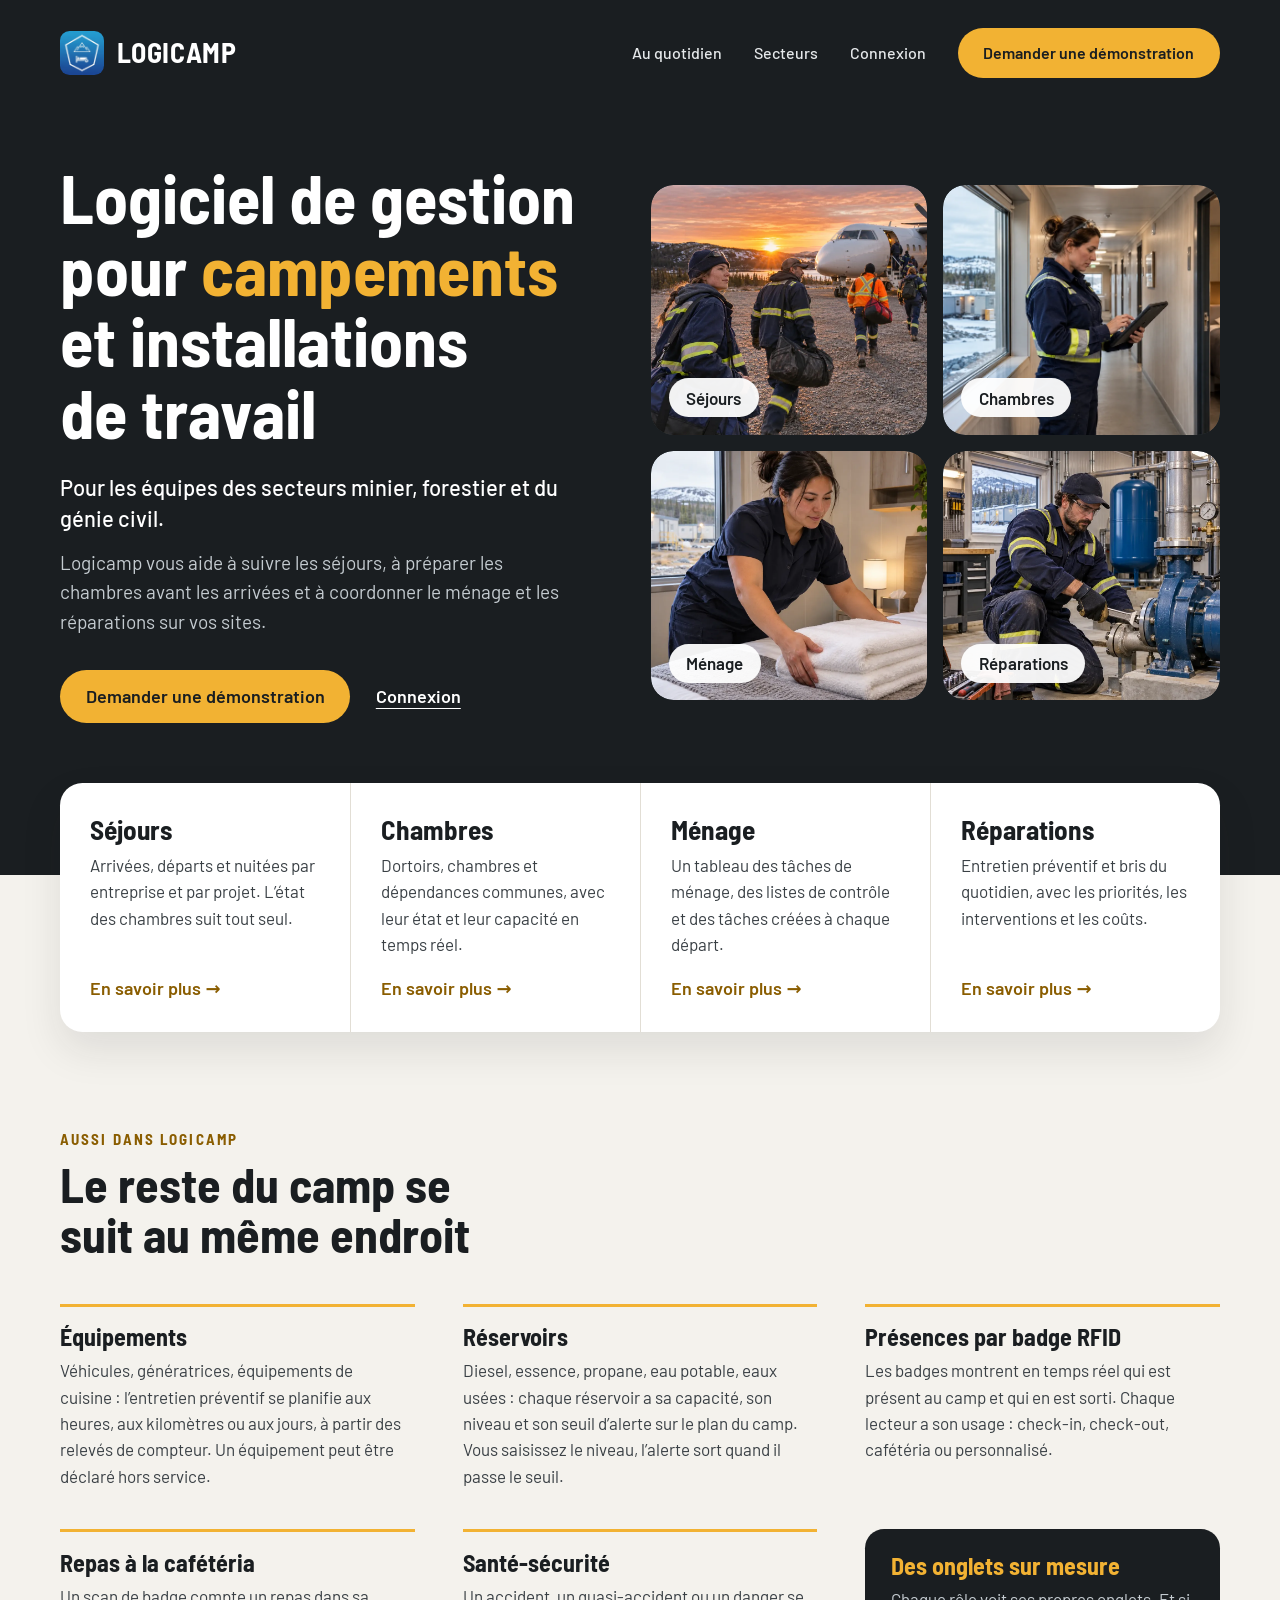
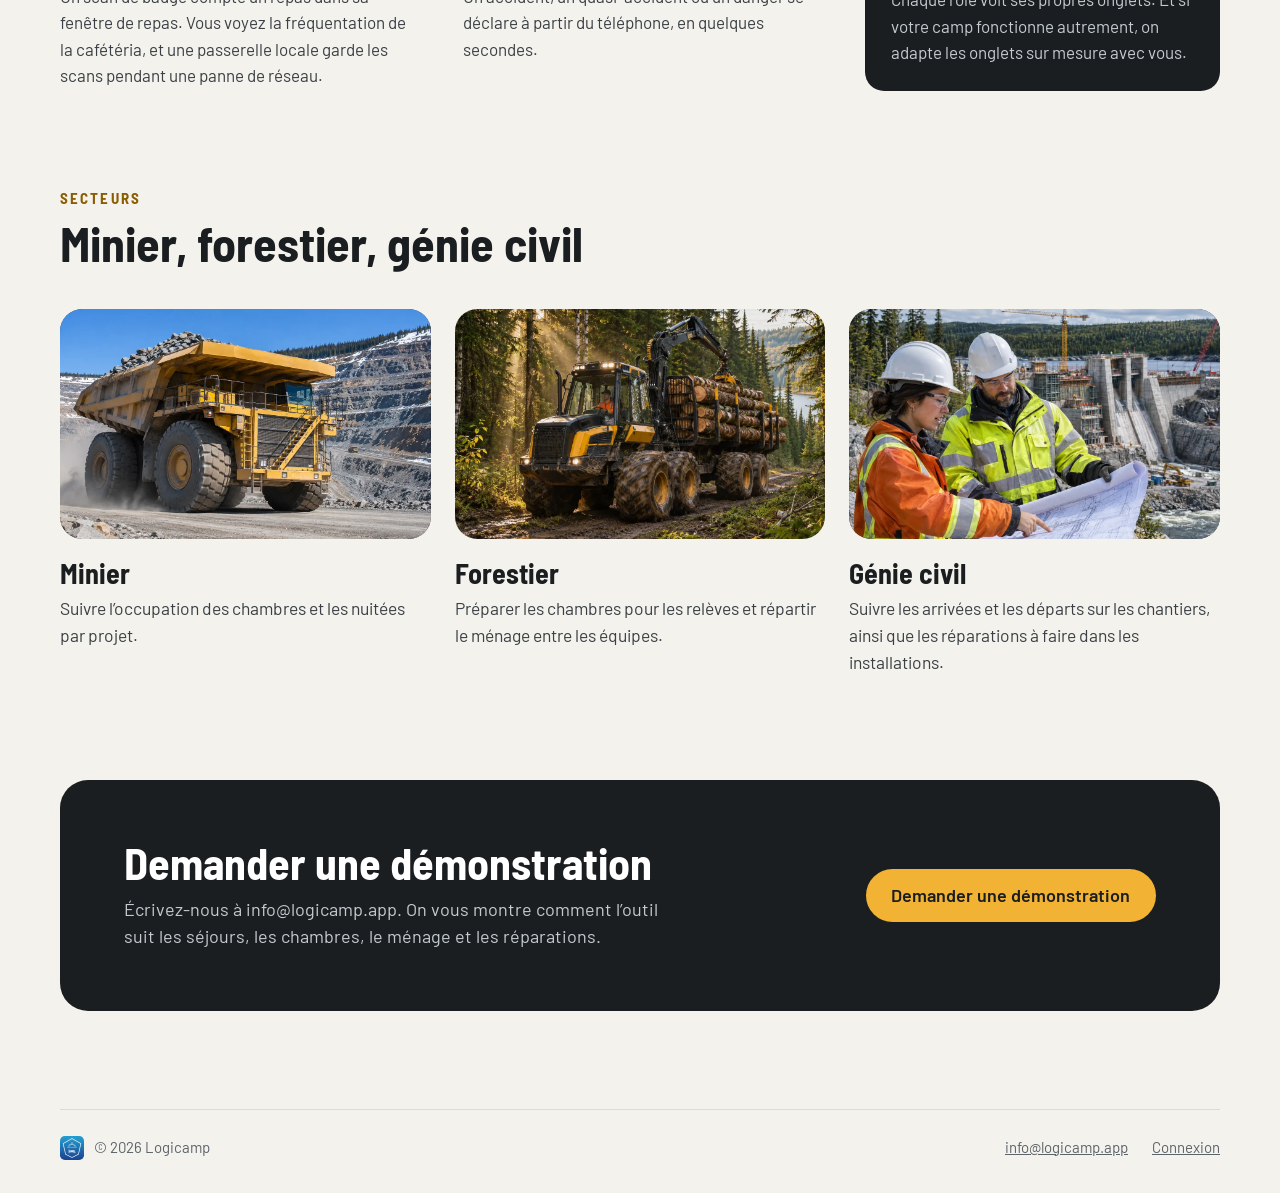
<file: index.html>
<!DOCTYPE html>
<html lang="fr-CA">
<head>
  <meta charset="utf-8">
  <meta name="viewport" content="width=device-width, initial-scale=1">

  <title>Logicamp — Logiciel de gestion pour campements et installations de travail</title>
  <meta name="description" content="Logiciel de gestion pour campements et installations de travail des secteurs minier, forestier et du génie civil : séjours, chambres, ménage et réparations.">
  <link rel="canonical" href="https://logicamp.ca/">
  <meta name="theme-color" content="#1a1e21">
  <link rel="icon" type="image/png" sizes="192x192" href="images/logo-logicamp.png">
  <link rel="apple-touch-icon" href="images/logo-logicamp.png">

  <meta property="og:type" content="website">
  <meta property="og:locale" content="fr_CA">
  <meta property="og:site_name" content="Logicamp">
  <meta property="og:url" content="https://logicamp.ca/">
  <meta property="og:title" content="Logicamp — Logiciel de gestion pour campements et installations de travail">
  <meta property="og:description" content="Logiciel de gestion pour campements et installations de travail des secteurs minier, forestier et du génie civil : séjours, chambres, ménage et réparations.">

  <link rel="preload" href="fonts/barlow-semi-condensed-latin-700-normal.woff2" as="font" type="font/woff2" crossorigin>
  <link rel="preload" href="fonts/barlow-latin-400-normal.woff2" as="font" type="font/woff2" crossorigin>
  <link rel="stylesheet" href="styles.css?v=40927b6f4f">
</head>
<body>

  <header class="entete-fond">
    <div class="entete contenu">
      <a class="marque" href="/"><img class="marque__logo" src="images/logo-logicamp.png" alt="" width="44" height="44">Logicamp</a>
      <nav class="navigation" aria-label="Navigation principale">
        <a href="#quotidien">Au quotidien</a>
        <a href="#secteurs">Secteurs</a>
        <a href="https://logicamp.app">Connexion</a>
        <a class="pilule" href="mailto:info@logicamp.app">Demander une démonstration</a>
      </nav>
    </div>
  </header>

  <main id="contenu">
  <div class="haut">
    <section class="accueil contenu">
      <div class="accueil__texte">
        <h1>Logiciel de gestion pour <em>campements</em> et installations de travail</h1>
        <p class="accueil__sous-titre">Pour les équipes des secteurs minier, forestier et du génie civil.</p>
        <p class="accueil__intro">Logicamp vous aide à suivre les séjours, à préparer les chambres avant les arrivées et à coordonner le ménage et les réparations sur vos sites.</p>
        <div class="accueil__actions">
          <a class="pilule" href="mailto:info@logicamp.app">Demander une démonstration</a>
          <a class="lien-clair" href="https://logicamp.app">Connexion</a>
        </div>
      </div>

      <div class="mosaique">
        <a class="cadre" href="sejours/">
          <img class="photo photo--releve" src="images/releve-avion.webp" width="1200" height="900" fetchpriority="high" alt="Travailleurs, sacs à l’épaule, qui marchent vers un avion sur une piste de gravier">
          <span class="etiquette">Séjours</span>
        </a>
        <a class="cadre" href="chambres/">
          <img class="photo photo--camp" src="images/gestionnaire-camp.webp" width="1448" height="1086" alt="Gestionnaire de camp qui consulte une tablette dans le corridor des chambres">
          <span class="etiquette">Chambres</span>
        </a>
        <a class="cadre" href="menage/">
          <img class="photo photo--menage" src="images/preposee-menage.webp" width="1200" height="900" alt="Préposée à l’entretien ménager qui dépose des serviettes propres sur un lit">
          <span class="etiquette">Ménage</span>
        </a>
        <a class="cadre" href="reparations/">
          <img class="photo photo--technicien" src="images/technicien-maintenance.webp" width="1200" height="900" alt="Technicien de maintenance qui serre le raccord d’une pompe">
          <span class="etiquette">Réparations</span>
        </a>
      </div>
    </section>
  </div>

    <section class="bande" id="quotidien" aria-labelledby="titre-quotidien">
      <div class="contenu">
        <h2 class="visuellement-cache" id="titre-quotidien">Au quotidien</h2>
        <div class="bande__carte">
          <a class="volet" href="sejours/">
            <h3>Séjours</h3>
            <p>Arrivées, départs et nuitées par entreprise et par projet. L’état des chambres suit tout seul.</p>
            <span class="volet__suite">En savoir plus</span>
          </a>
          <a class="volet" href="chambres/">
            <h3>Chambres</h3>
            <p>Dortoirs, chambres et dépendances communes, avec leur état et leur capacité en temps réel.</p>
            <span class="volet__suite">En savoir plus</span>
          </a>
          <a class="volet" href="menage/">
            <h3>Ménage</h3>
            <p>Un tableau des tâches de ménage, des listes de contrôle et des tâches créées à chaque départ.</p>
            <span class="volet__suite">En savoir plus</span>
          </a>
          <a class="volet" href="reparations/">
            <h3>Réparations</h3>
            <p>Entretien préventif et bris du quotidien, avec les priorités, les interventions et les coûts.</p>
            <span class="volet__suite">En savoir plus</span>
          </a>
        </div>
      </div>
    </section>

    <section class="plus" id="plus" aria-labelledby="titre-plus">
      <div class="contenu">
        <p class="surtitre">Aussi dans Logicamp</p>
        <h2 id="titre-plus">Le reste du camp se suit au même endroit</h2>
        <div class="plus__grille">
          <article class="fonction">
            <h3>Équipements</h3>
            <p>Véhicules, génératrices, équipements de cuisine : l’entretien préventif se planifie aux heures, aux kilomètres ou aux jours, à partir des relevés de compteur. Un équipement peut être déclaré hors service.</p>
          </article>
          <article class="fonction">
            <h3>Réservoirs</h3>
            <p>Diesel, essence, propane, eau potable, eaux usées : chaque réservoir a sa capacité, son niveau et son seuil d’alerte sur le plan du camp. Vous saisissez le niveau, l’alerte sort quand il passe le seuil.</p>
          </article>
          <article class="fonction">
            <h3>Présences par badge RFID</h3>
            <p>Les badges montrent en temps réel qui est présent au camp et qui en est sorti. Chaque lecteur a son usage : check-in, check-out, cafétéria ou personnalisé.</p>
          </article>
          <article class="fonction">
            <h3>Repas à la cafétéria</h3>
            <p>Un scan de badge compte un repas dans sa fenêtre de repas. Vous voyez la fréquentation de la cafétéria, et une passerelle locale garde les scans pendant une panne de réseau.</p>
          </article>
          <article class="fonction">
            <h3>Santé-sécurité</h3>
            <p>Un accident, un quasi-accident ou un danger se déclare à partir du téléphone, en quelques secondes.</p>
          </article>
          <article class="fonction fonction--mesure">
            <h3>Des onglets sur mesure</h3>
            <p>Chaque rôle voit ses propres onglets. Et si votre camp fonctionne autrement, on adapte les onglets sur mesure avec vous.</p>
          </article>
        </div>
      </div>
    </section>

    <section class="secteurs" id="secteurs" aria-labelledby="titre-secteurs">
      <div class="contenu">
        <p class="surtitre">Secteurs</p>
        <h2 id="titre-secteurs">Minier, forestier, génie civil</h2>
        <div class="cartes">
          <article class="carte">
            <img class="photo photo--minier" src="images/secteur-minier.webp" width="1200" height="900" loading="lazy" alt="Camion minier chargé de roche dans une mine à ciel ouvert">
            <h3>Minier</h3>
            <p>Suivre l’occupation des chambres et les nuitées par projet.</p>
          </article>
          <article class="carte">
            <img class="photo photo--forestier" src="images/secteur-forestier.webp" width="1200" height="900" loading="lazy" alt="Porteur forestier chargé de billots sur un chemin en forêt">
            <h3>Forestier</h3>
            <p>Préparer les chambres pour les relèves et répartir le ménage entre les équipes.</p>
          </article>
          <article class="carte">
            <img class="photo photo--civil" src="images/secteur-genie-civil.webp" width="1200" height="900" loading="lazy" alt="Deux travailleurs qui consultent des plans devant un barrage en construction">
            <h3>Génie civil</h3>
            <p>Suivre les arrivées et les départs sur les chantiers, ainsi que les réparations à faire dans les installations.</p>
          </article>
        </div>
      </div>
    </section>

    <section class="contenu" aria-labelledby="titre-demo">
      <div class="appel">
        <div>
          <h2 id="titre-demo">Demander une démonstration</h2>
          <p>Écrivez-nous à info@logicamp.app. On vous montre comment l’outil suit les séjours, les chambres, le ménage et les réparations.</p>
        </div>
        <a class="pilule" href="mailto:info@logicamp.app">Demander une démonstration</a>
      </div>
    </section>
  </main>

  <footer class="pied contenu">
    <span class="pied__marque"><img src="images/logo-logicamp.png" alt="" width="24" height="24">© 2026 Logicamp</span>
    <span class="pied__liens">
      <a href="mailto:info@logicamp.app">info@logicamp.app</a>
      <a href="https://logicamp.app">Connexion</a>
    </span>
  </footer>

</body>
</html>
</file>
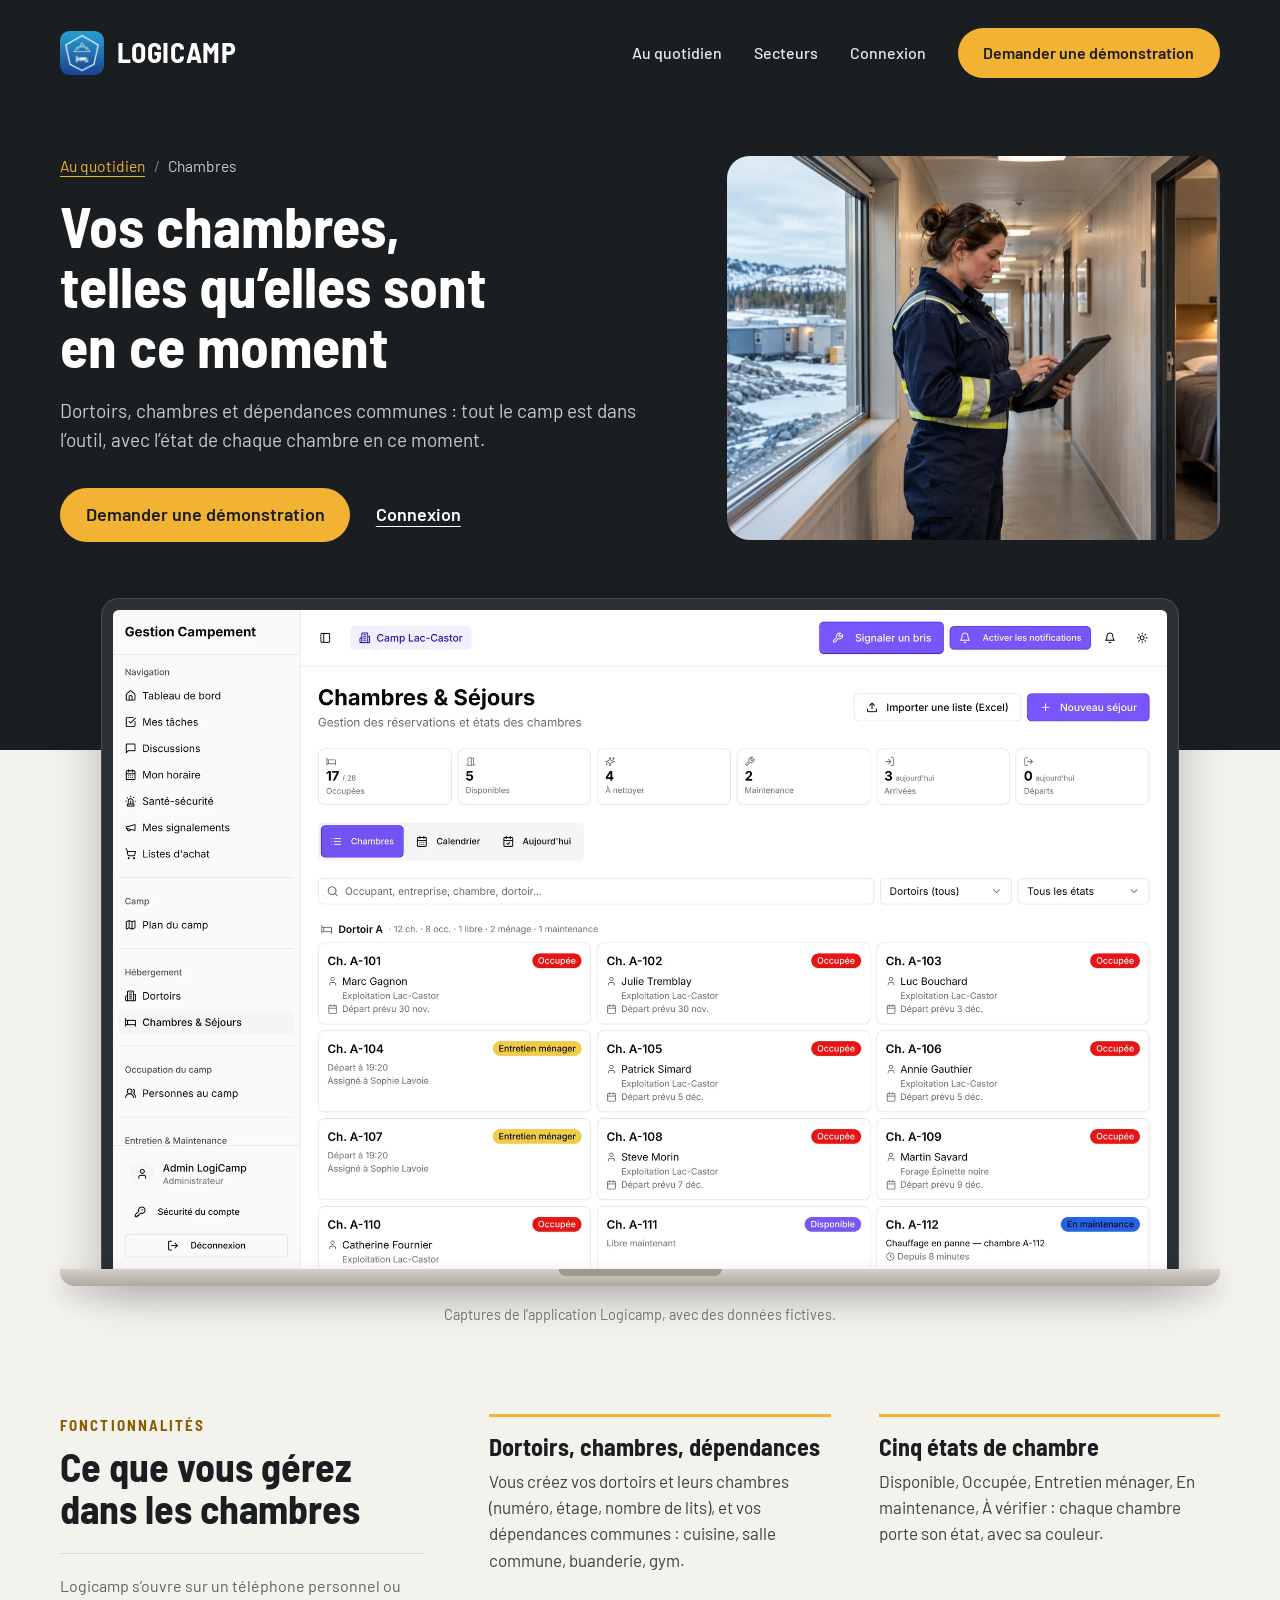
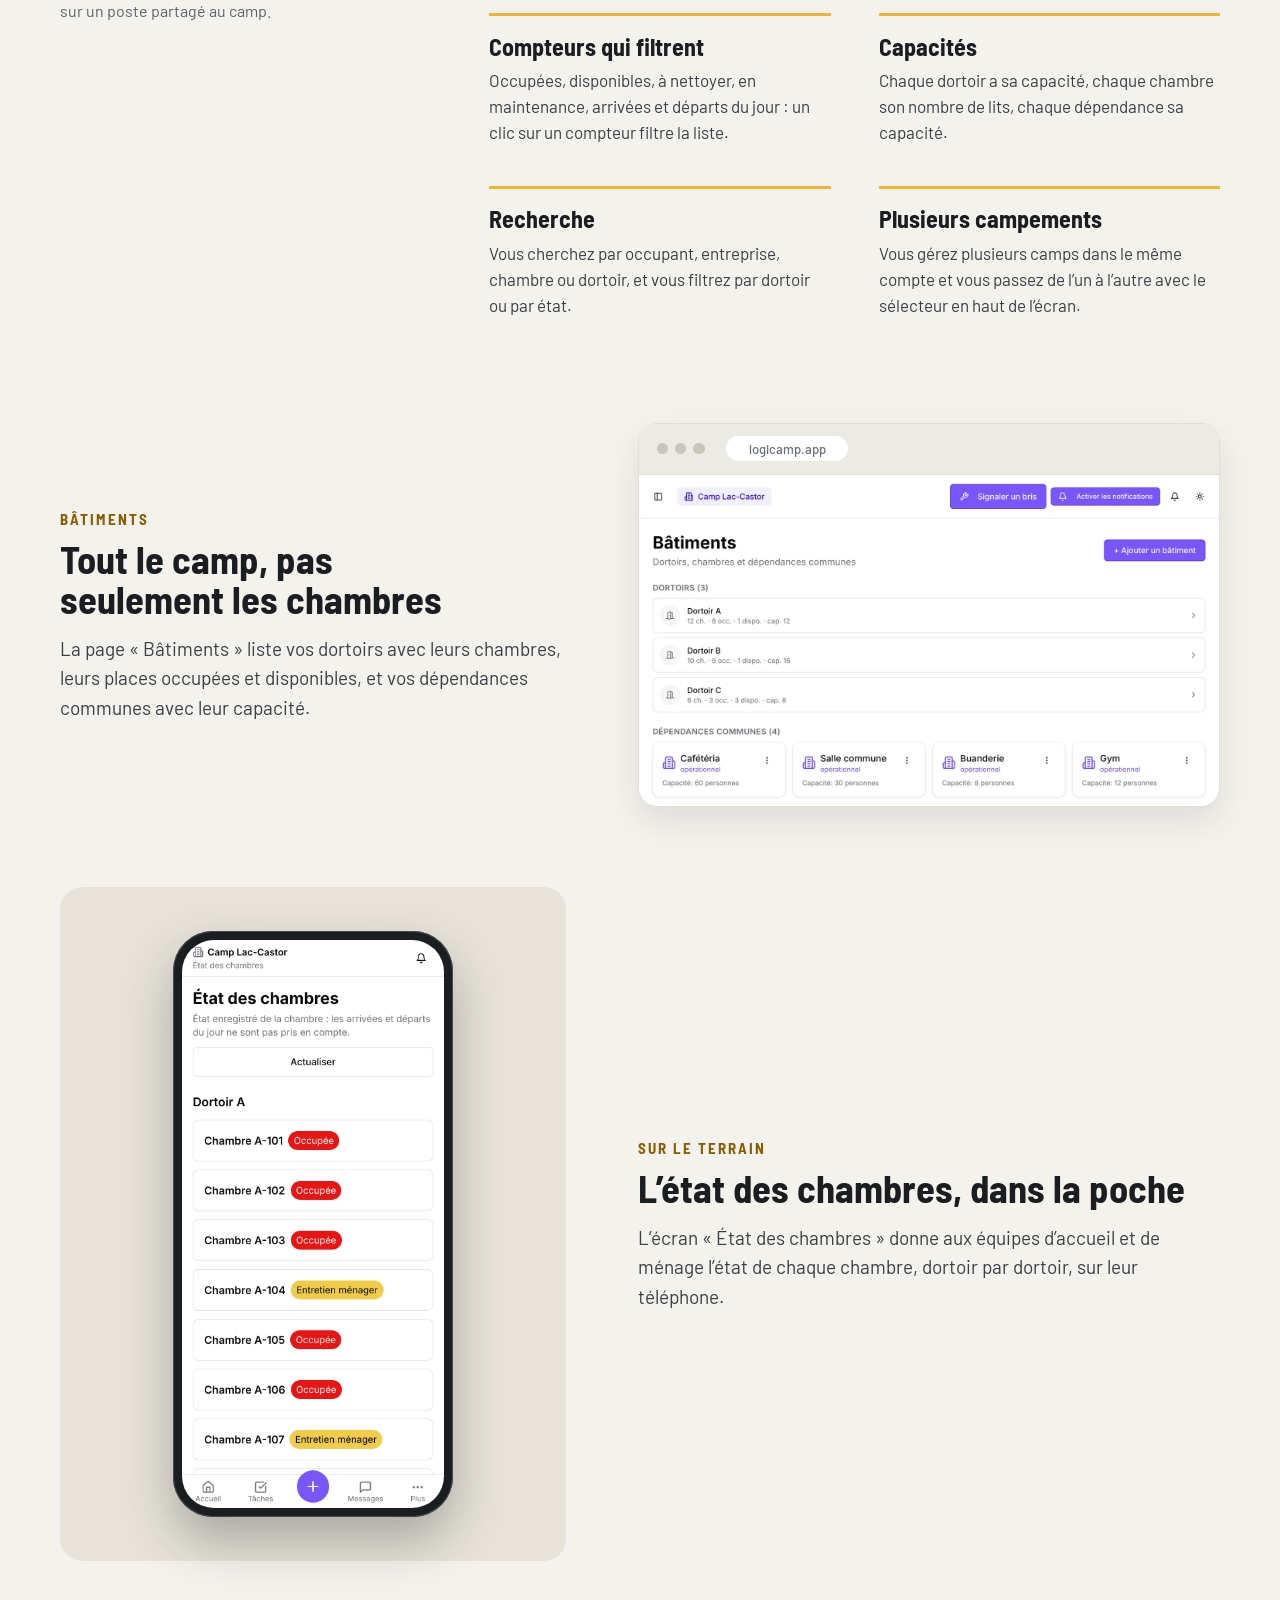
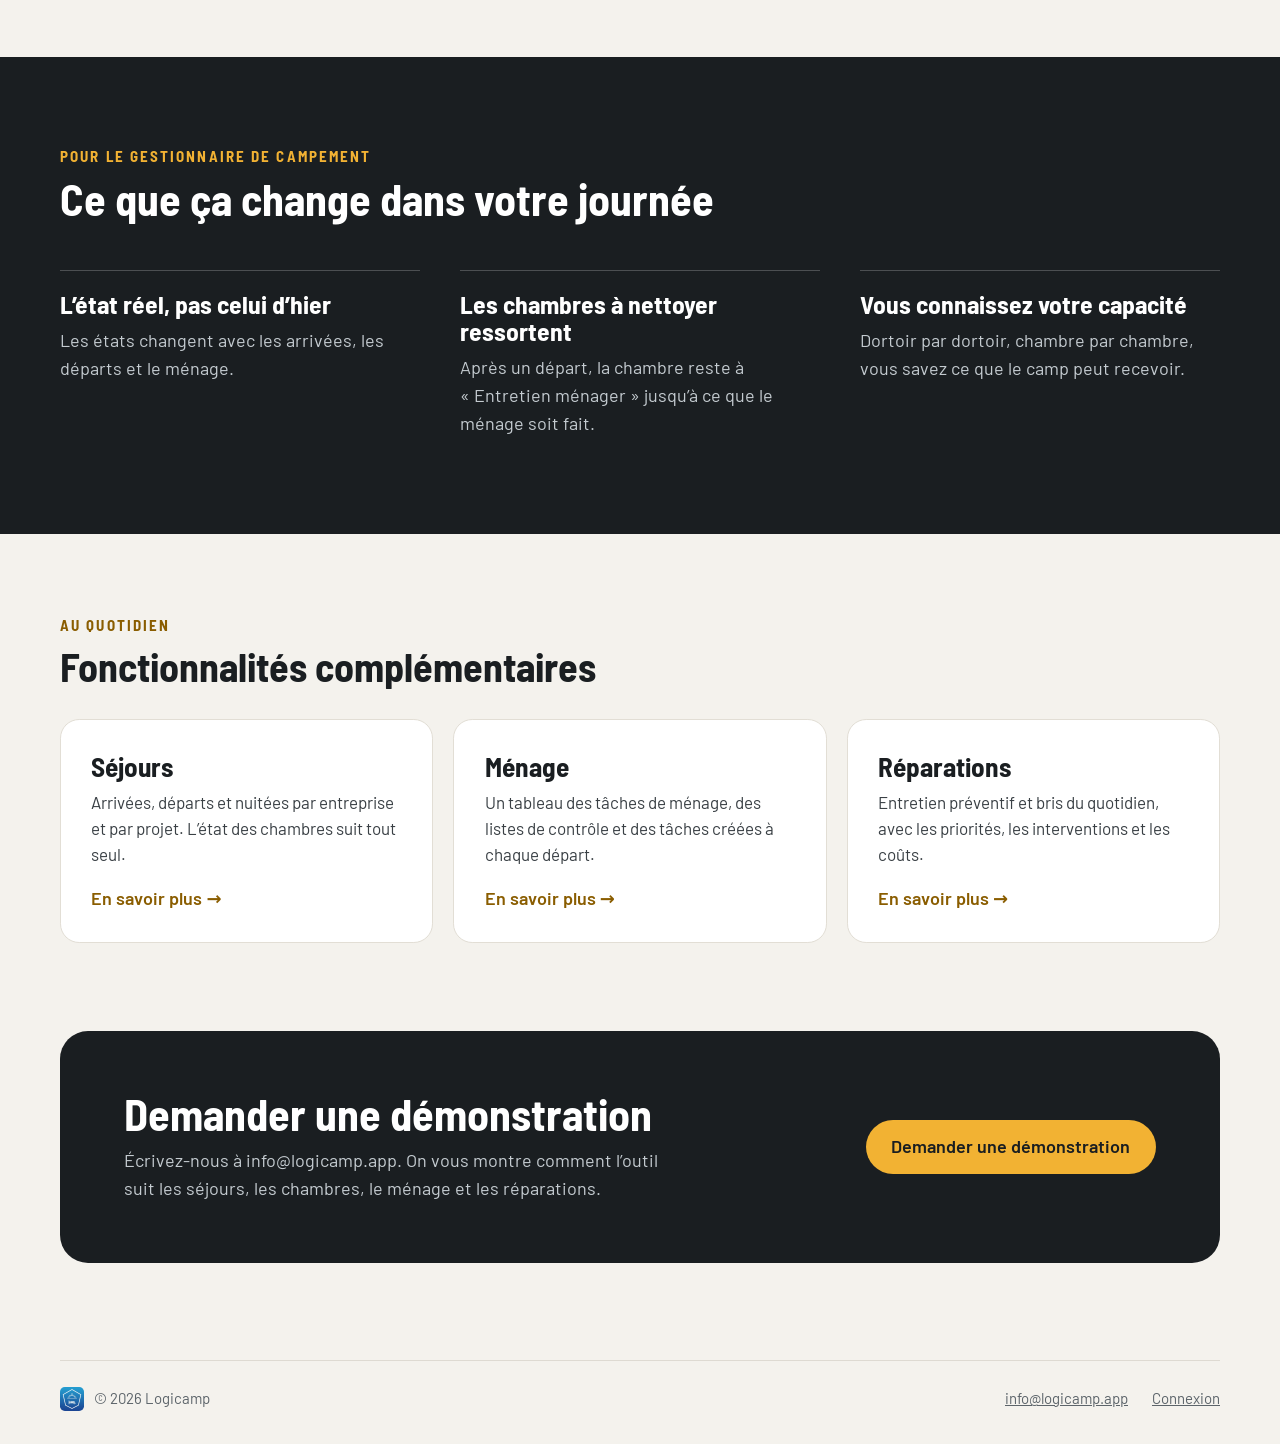
<file: chambres/index.html>
<!DOCTYPE html>
<html lang="fr-CA">
<head>
  <meta charset="utf-8">
  <meta name="viewport" content="width=device-width, initial-scale=1">

  <title>Chambres — Logicamp</title>
  <meta name="description" content="Gestion des chambres dans Logicamp : dortoirs, chambres et dépendances communes, cinq états de chambre suivis en temps réel, capacités et filtres.">
  <link rel="canonical" href="https://logicamp.ca/chambres/">
  <meta name="theme-color" content="#1a1e21">
  <link rel="icon" type="image/png" sizes="192x192" href="/images/logo-logicamp.png">
  <link rel="apple-touch-icon" href="/images/logo-logicamp.png">

  <meta property="og:type" content="website">
  <meta property="og:locale" content="fr_CA">
  <meta property="og:site_name" content="Logicamp">
  <meta property="og:url" content="https://logicamp.ca/chambres/">
  <meta property="og:title" content="Chambres — Logicamp">
  <meta property="og:description" content="Gestion des chambres dans Logicamp : dortoirs, chambres et dépendances communes, cinq états de chambre suivis en temps réel, capacités et filtres.">

  <link rel="preload" href="/fonts/barlow-semi-condensed-latin-700-normal.woff2" as="font" type="font/woff2" crossorigin>
  <link rel="preload" href="/fonts/barlow-latin-400-normal.woff2" as="font" type="font/woff2" crossorigin>
  <link rel="stylesheet" href="/styles.css?v=40927b6f4f">
</head>
<body>

  <header class="entete-fond">
    <div class="entete contenu">
      <a class="marque" href="/"><img class="marque__logo" src="/images/logo-logicamp.png" alt="" width="44" height="44">Logicamp</a>
      <nav class="navigation" aria-label="Navigation principale">
        <a href="/#quotidien">Au quotidien</a>
        <a href="/#secteurs">Secteurs</a>
        <a href="https://logicamp.app">Connexion</a>
        <a class="pilule" href="mailto:info@logicamp.app">Demander une démonstration</a>
      </nav>
    </div>
  </header>

  <main id="contenu">
    <div class="haut haut--volet">
      <section class="volet-tete contenu">
        <div class="volet-tete__texte">
          <p class="fil"><a href="/#quotidien">Au quotidien</a> <span aria-hidden="true">/</span> Chambres</p>
          <h1>Vos chambres, telles qu’elles sont en ce moment</h1>
          <p class="volet-tete__chapo">Dortoirs, chambres et dépendances communes : tout le camp est dans l’outil, avec l’état de chaque chambre en ce moment.</p>
          <div class="accueil__actions">
            <a class="pilule" href="mailto:info@logicamp.app">Demander une démonstration</a>
            <a class="lien-clair" href="https://logicamp.app">Connexion</a>
          </div>
        </div>
        <figure class="volet-tete__photo">
          <img class="photo photo--camp-large" src="/images/gestionnaire-camp.webp" width="1448" height="1086" alt="Gestionnaire de camp qui consulte une tablette dans le corridor des chambres">
        </figure>
      </section>
    </div>

    <section class="capture contenu" aria-label="Aperçu de l’application">
        <figure class="portable">
          <div class="portable__ecran"><img class="capture__image" src="/images/captures/chambres-1.webp" width="2000" height="1250" fetchpriority="high" alt="Écran « Chambres & Séjours » de Logicamp, vue « Chambres » : compteurs et cartes des chambres du Dortoir A avec leur état"></div>
          <div class="portable__base" aria-hidden="true"></div>
        </figure>
        <p class="capture__note">Captures de l’application Logicamp, avec des données fictives.</p>
    </section>

    <section class="fonctions contenu" aria-labelledby="titre-fonctions">
      <div class="fonctions__tete">
        <p class="surtitre">Fonctionnalités</p>
        <h2 id="titre-fonctions">Ce que vous gérez dans les chambres</h2>
        <p class="fonctions__acces">Logicamp s’ouvre sur un téléphone personnel ou sur un poste partagé au camp.</p>
      </div>
      <div class="fonctions__grille">
          <article class="fonction">
            <h3>Dortoirs, chambres, dépendances</h3>
            <p>Vous créez vos dortoirs et leurs chambres (numéro, étage, nombre de lits), et vos dépendances communes : cuisine, salle commune, buanderie, gym.</p>
          </article>
          <article class="fonction">
            <h3>Cinq états de chambre</h3>
            <p>Disponible, Occupée, Entretien ménager, En maintenance, À vérifier : chaque chambre porte son état, avec sa couleur.</p>
          </article>
          <article class="fonction">
            <h3>Compteurs qui filtrent</h3>
            <p>Occupées, disponibles, à nettoyer, en maintenance, arrivées et départs du jour : un clic sur un compteur filtre la liste.</p>
          </article>
          <article class="fonction">
            <h3>Capacités</h3>
            <p>Chaque dortoir a sa capacité, chaque chambre son nombre de lits, chaque dépendance sa capacité.</p>
          </article>
          <article class="fonction">
            <h3>Recherche</h3>
            <p>Vous cherchez par occupant, entreprise, chambre ou dortoir, et vous filtrez par dortoir ou par état.</p>
          </article>
          <article class="fonction">
            <h3>Plusieurs campements</h3>
            <p>Vous gérez plusieurs camps dans le même compte et vous passez de l’un à l’autre avec le sélecteur en haut de l’écran.</p>
          </article>
      </div>
    </section>

    <section class="apercus contenu" aria-label="Chambres dans l’application">
      <div class="apercu">
        <div class="apercu__texte">
          <p class="surtitre">Bâtiments</p>
          <h2>Tout le camp, pas seulement les chambres</h2>
          <p>La page « Bâtiments » liste vos dortoirs avec leurs chambres, leurs places occupées et disponibles, et vos dépendances communes avec leur capacité.</p>
        </div>
        <figure class="capture__cadre capture__cadre--petit">
          <div class="capture__barre" aria-hidden="true"><span></span><span></span><span></span><b>logicamp.app</b></div>
          <img class="capture__image" src="/images/captures/chambres-2.webp" width="1500" height="856" loading="lazy" alt="Page « Bâtiments » : trois dortoirs et quatre dépendances communes avec leur capacité">
        </figure>
      </div>
      <div class="apercu apercu--inverse">
        <div class="apercu__texte">
          <p class="surtitre">Sur le terrain</p>
          <h2>L’état des chambres, dans la poche</h2>
          <p>L’écran « État des chambres » donne aux équipes d’accueil et de ménage l’état de chaque chambre, dortoir par dortoir, sur leur téléphone.</p>
        </div>
        <div class="scene">
          <figure class="telephone"><img class="capture__image" src="/images/captures/chambres-3.webp" width="780" height="1688" loading="lazy" alt="Écran « État des chambres » sur téléphone : chambres du Dortoir A, occupées ou en entretien ménager"></figure>
        </div>
      </div>
    </section>

    <section class="avantages" aria-labelledby="titre-avantages">
      <div class="contenu">
        <p class="surtitre surtitre--clair">Pour le gestionnaire de campement</p>
        <h2 id="titre-avantages">Ce que ça change dans votre journée</h2>
        <div class="avantages__grille">
          <article class="avantage">
            <h3>L’état réel, pas celui d’hier</h3>
            <p>Les états changent avec les arrivées, les départs et le ménage.</p>
          </article>
          <article class="avantage">
            <h3>Les chambres à nettoyer ressortent</h3>
            <p>Après un départ, la chambre reste à « Entretien ménager » jusqu’à ce que le ménage soit fait.</p>
          </article>
          <article class="avantage">
            <h3>Vous connaissez votre capacité</h3>
            <p>Dortoir par dortoir, chambre par chambre, vous savez ce que le camp peut recevoir.</p>
          </article>
        </div>
      </div>
    </section>

    <section class="autres" aria-labelledby="titre-autres">
      <div class="contenu">
        <p class="surtitre">Au quotidien</p>
        <h2 id="titre-autres">Fonctionnalités complémentaires</h2>
        <div class="autres__grille">
          <a class="volet volet--carte" href="/sejours/">
            <h3>Séjours</h3>
            <p>Arrivées, départs et nuitées par entreprise et par projet. L’état des chambres suit tout seul.</p>
            <span class="volet__suite">En savoir plus</span>
          </a>
          <a class="volet volet--carte" href="/menage/">
            <h3>Ménage</h3>
            <p>Un tableau des tâches de ménage, des listes de contrôle et des tâches créées à chaque départ.</p>
            <span class="volet__suite">En savoir plus</span>
          </a>
          <a class="volet volet--carte" href="/reparations/">
            <h3>Réparations</h3>
            <p>Entretien préventif et bris du quotidien, avec les priorités, les interventions et les coûts.</p>
            <span class="volet__suite">En savoir plus</span>
          </a>
        </div>
      </div>
    </section>

    <section class="contenu" aria-labelledby="titre-demo">
      <div class="appel">
        <div>
          <h2 id="titre-demo">Demander une démonstration</h2>
          <p>Écrivez-nous à info@logicamp.app. On vous montre comment l’outil suit les séjours, les chambres, le ménage et les réparations.</p>
        </div>
        <a class="pilule" href="mailto:info@logicamp.app">Demander une démonstration</a>
      </div>
    </section>
  </main>

  <footer class="pied contenu">
    <span class="pied__marque"><img src="/images/logo-logicamp.png" alt="" width="24" height="24">© 2026 Logicamp</span>
    <span class="pied__liens">
      <a href="mailto:info@logicamp.app">info@logicamp.app</a>
      <a href="https://logicamp.app">Connexion</a>
    </span>
  </footer>

</body>
</html>
</file>
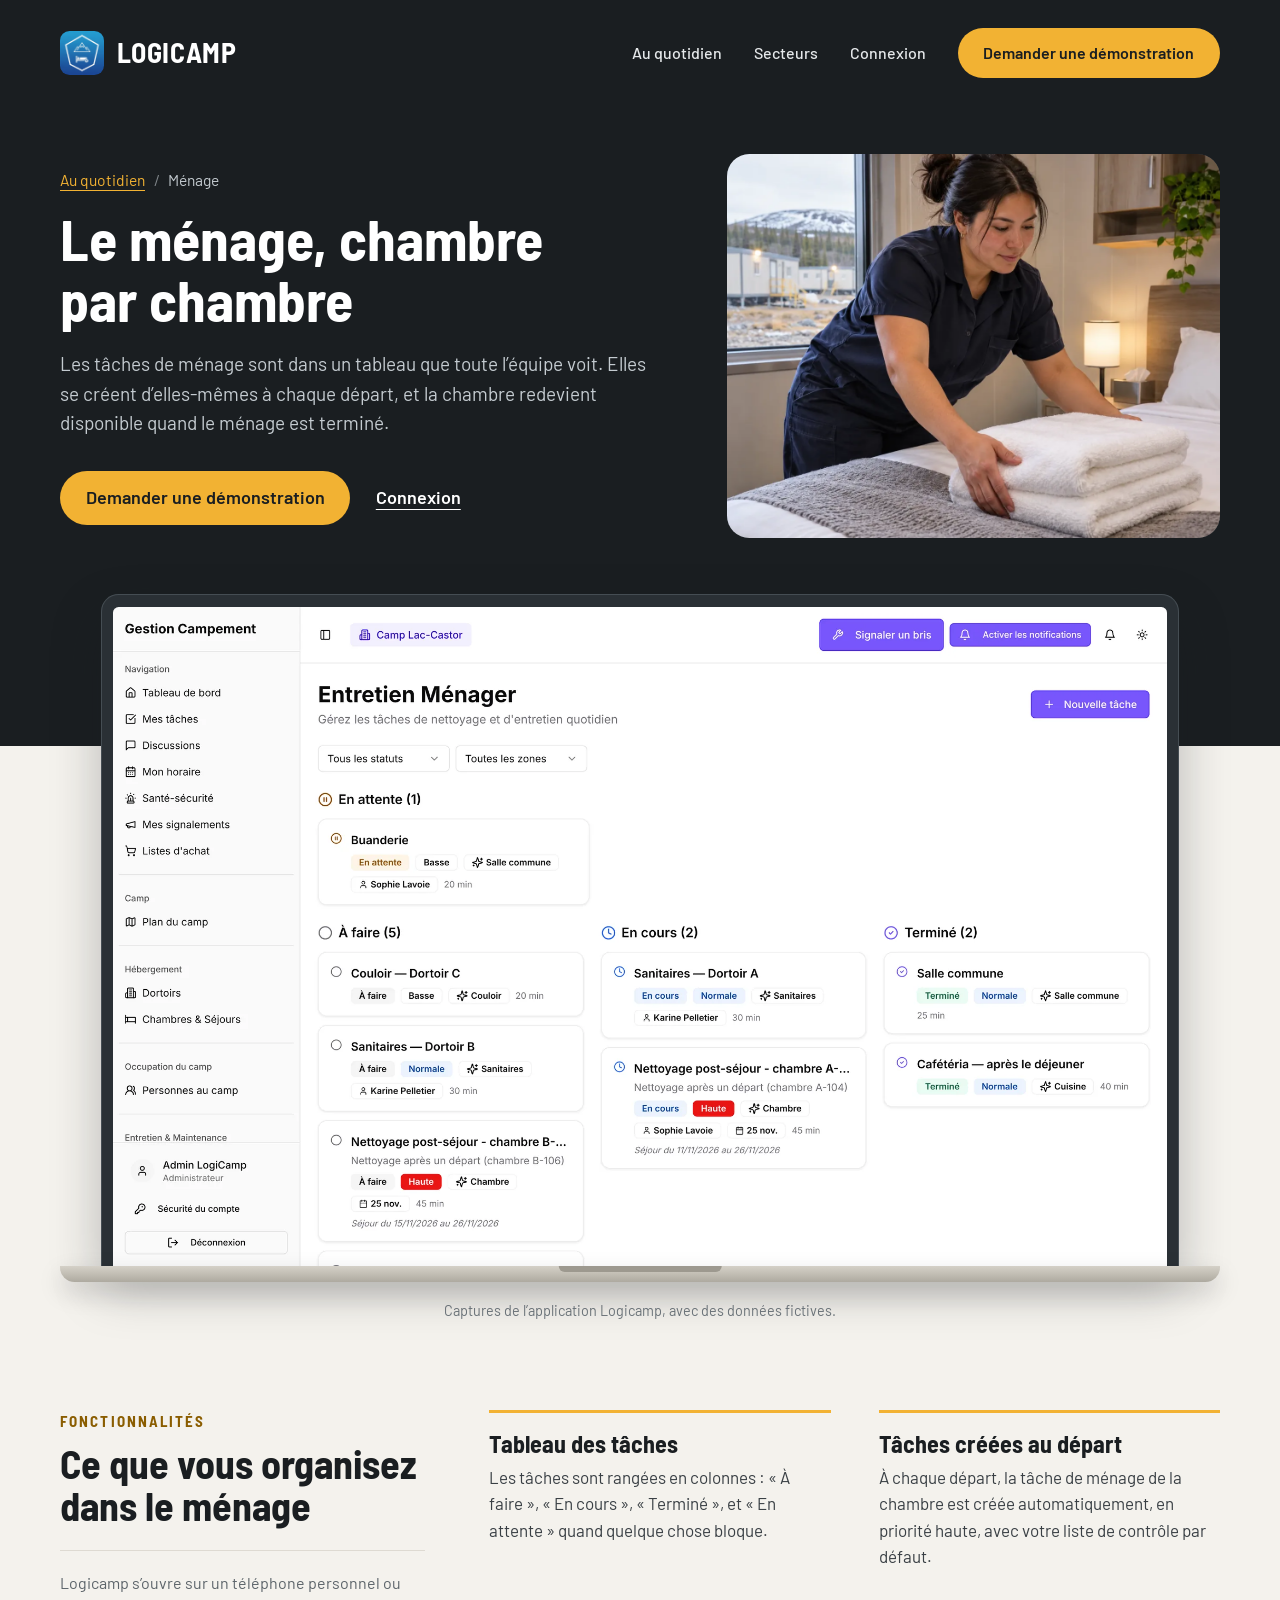
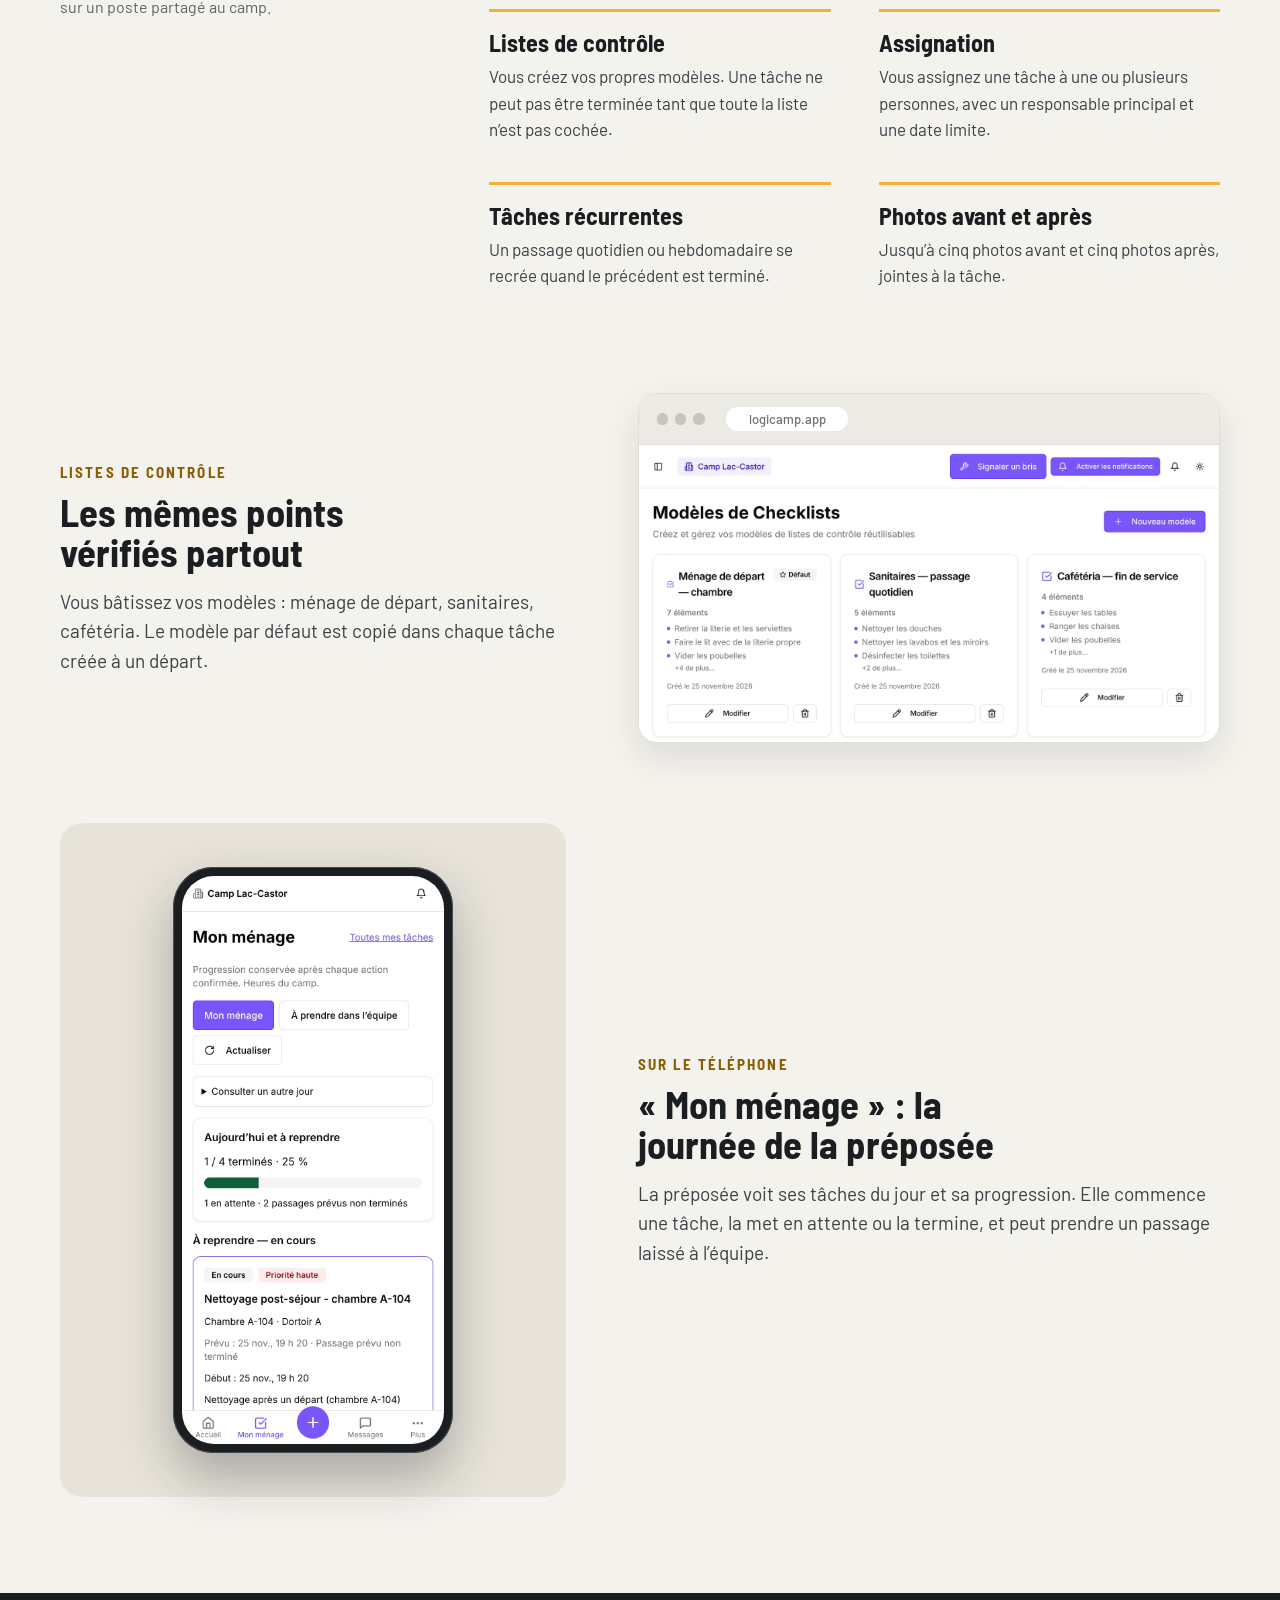
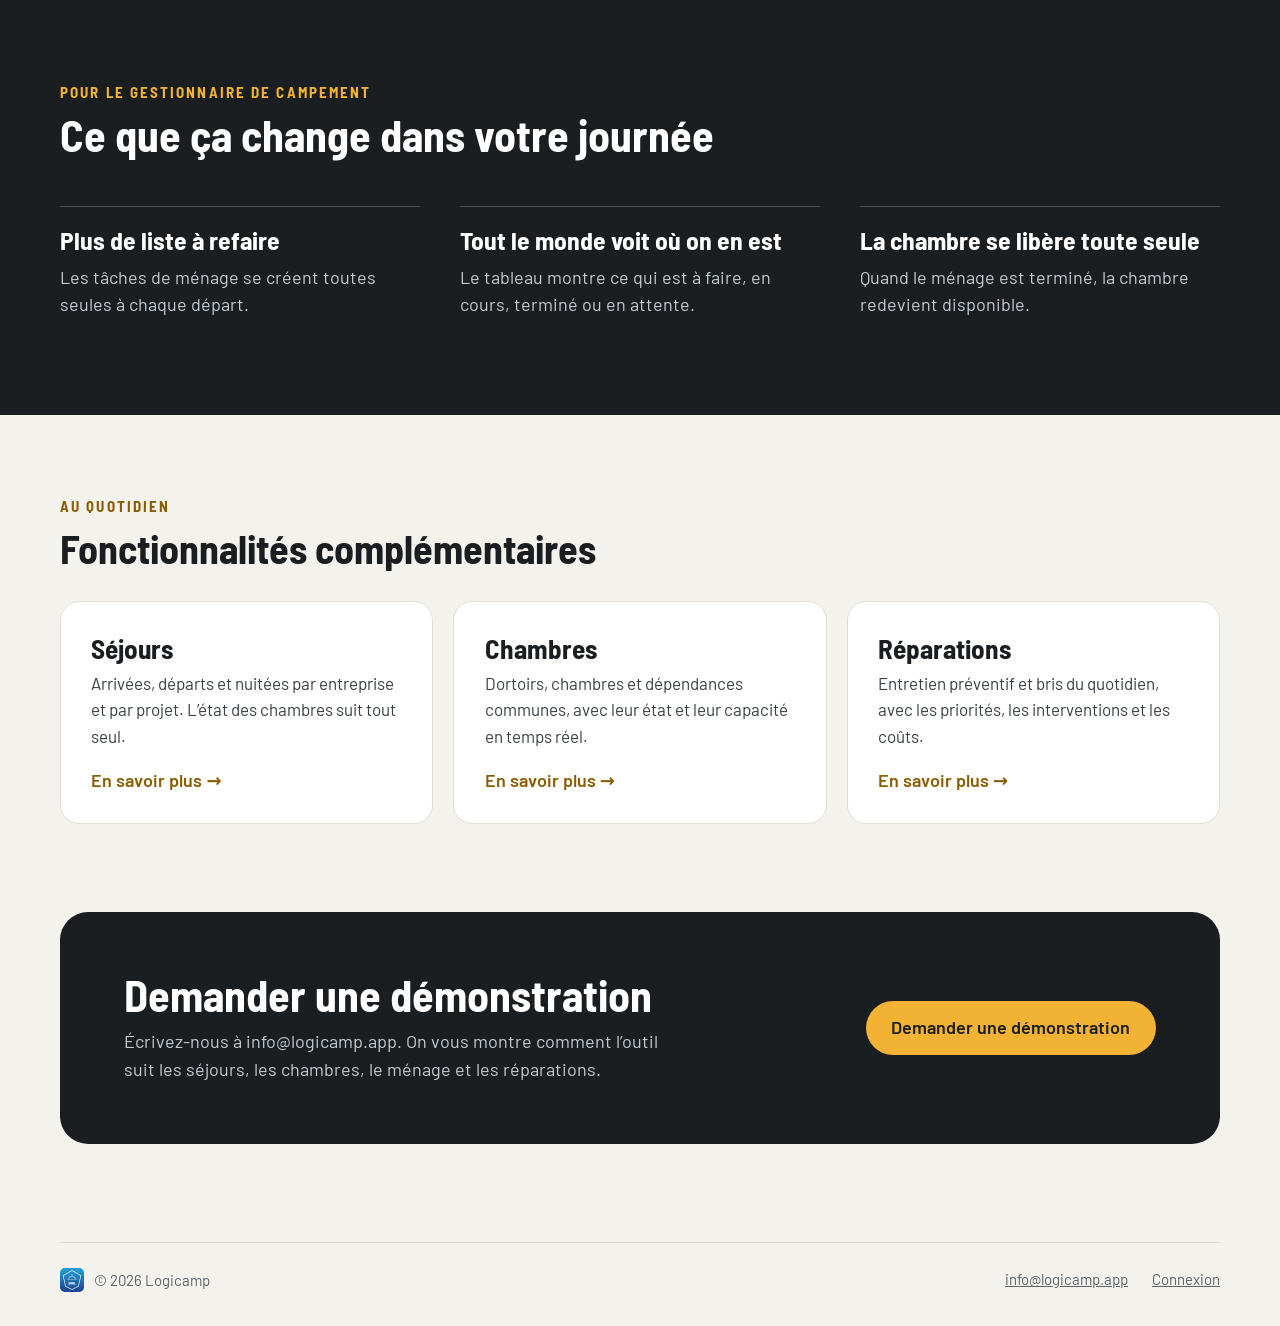
<file: menage/index.html>
<!DOCTYPE html>
<html lang="fr-CA">
<head>
  <meta charset="utf-8">
  <meta name="viewport" content="width=device-width, initial-scale=1">

  <title>Ménage — Logicamp</title>
  <meta name="description" content="Entretien ménager dans Logicamp : tableau des tâches, listes de contrôle personnalisables, tâches créées automatiquement à chaque départ et écran « Mon ménage » sur téléphone.">
  <link rel="canonical" href="https://logicamp.ca/menage/">
  <meta name="theme-color" content="#1a1e21">
  <link rel="icon" type="image/png" sizes="192x192" href="/images/logo-logicamp.png">
  <link rel="apple-touch-icon" href="/images/logo-logicamp.png">

  <meta property="og:type" content="website">
  <meta property="og:locale" content="fr_CA">
  <meta property="og:site_name" content="Logicamp">
  <meta property="og:url" content="https://logicamp.ca/menage/">
  <meta property="og:title" content="Ménage — Logicamp">
  <meta property="og:description" content="Entretien ménager dans Logicamp : tableau des tâches, listes de contrôle personnalisables, tâches créées automatiquement à chaque départ et écran « Mon ménage » sur téléphone.">

  <link rel="preload" href="/fonts/barlow-semi-condensed-latin-700-normal.woff2" as="font" type="font/woff2" crossorigin>
  <link rel="preload" href="/fonts/barlow-latin-400-normal.woff2" as="font" type="font/woff2" crossorigin>
  <link rel="stylesheet" href="/styles.css?v=40927b6f4f">
</head>
<body>

  <header class="entete-fond">
    <div class="entete contenu">
      <a class="marque" href="/"><img class="marque__logo" src="/images/logo-logicamp.png" alt="" width="44" height="44">Logicamp</a>
      <nav class="navigation" aria-label="Navigation principale">
        <a href="/#quotidien">Au quotidien</a>
        <a href="/#secteurs">Secteurs</a>
        <a href="https://logicamp.app">Connexion</a>
        <a class="pilule" href="mailto:info@logicamp.app">Demander une démonstration</a>
      </nav>
    </div>
  </header>

  <main id="contenu">
    <div class="haut haut--volet">
      <section class="volet-tete contenu">
        <div class="volet-tete__texte">
          <p class="fil"><a href="/#quotidien">Au quotidien</a> <span aria-hidden="true">/</span> Ménage</p>
          <h1>Le ménage, chambre par chambre</h1>
          <p class="volet-tete__chapo">Les tâches de ménage sont dans un tableau que toute l’équipe voit. Elles se créent d’elles-mêmes à chaque départ, et la chambre redevient disponible quand le ménage est terminé.</p>
          <div class="accueil__actions">
            <a class="pilule" href="mailto:info@logicamp.app">Demander une démonstration</a>
            <a class="lien-clair" href="https://logicamp.app">Connexion</a>
          </div>
        </div>
        <figure class="volet-tete__photo">
          <img class="photo photo--menage-large" src="/images/preposee-menage.webp" width="1200" height="900" alt="Préposée à l’entretien ménager qui dépose des serviettes propres sur un lit, dans une chambre du camp">
        </figure>
      </section>
    </div>

    <section class="capture contenu" aria-label="Aperçu de l’application">
        <figure class="portable">
          <div class="portable__ecran"><img class="capture__image" src="/images/captures/menage-1.webp" width="2000" height="1250" fetchpriority="high" alt="Écran « Entretien Ménager » de Logicamp : tâches rangées dans les colonnes En attente, À faire, En cours et Terminé"></div>
          <div class="portable__base" aria-hidden="true"></div>
        </figure>
        <p class="capture__note">Captures de l’application Logicamp, avec des données fictives.</p>
    </section>

    <section class="fonctions contenu" aria-labelledby="titre-fonctions">
      <div class="fonctions__tete">
        <p class="surtitre">Fonctionnalités</p>
        <h2 id="titre-fonctions">Ce que vous organisez dans le ménage</h2>
        <p class="fonctions__acces">Logicamp s’ouvre sur un téléphone personnel ou sur un poste partagé au camp.</p>
      </div>
      <div class="fonctions__grille">
          <article class="fonction">
            <h3>Tableau des tâches</h3>
            <p>Les tâches sont rangées en colonnes : « À faire », « En cours », « Terminé », et « En attente » quand quelque chose bloque.</p>
          </article>
          <article class="fonction">
            <h3>Tâches créées au départ</h3>
            <p>À chaque départ, la tâche de ménage de la chambre est créée automatiquement, en priorité haute, avec votre liste de contrôle par défaut.</p>
          </article>
          <article class="fonction">
            <h3>Listes de contrôle</h3>
            <p>Vous créez vos propres modèles. Une tâche ne peut pas être terminée tant que toute la liste n’est pas cochée.</p>
          </article>
          <article class="fonction">
            <h3>Assignation</h3>
            <p>Vous assignez une tâche à une ou plusieurs personnes, avec un responsable principal et une date limite.</p>
          </article>
          <article class="fonction">
            <h3>Tâches récurrentes</h3>
            <p>Un passage quotidien ou hebdomadaire se recrée quand le précédent est terminé.</p>
          </article>
          <article class="fonction">
            <h3>Photos avant et après</h3>
            <p>Jusqu’à cinq photos avant et cinq photos après, jointes à la tâche.</p>
          </article>
      </div>
    </section>

    <section class="apercus contenu" aria-label="Ménage dans l’application">
      <div class="apercu">
        <div class="apercu__texte">
          <p class="surtitre">Listes de contrôle</p>
          <h2>Les mêmes points vérifiés partout</h2>
          <p>Vous bâtissez vos modèles : ménage de départ, sanitaires, cafétéria. Le modèle par défaut est copié dans chaque tâche créée à un départ.</p>
        </div>
        <figure class="capture__cadre capture__cadre--petit">
          <div class="capture__barre" aria-hidden="true"><span></span><span></span><span></span><b>logicamp.app</b></div>
          <img class="capture__image" src="/images/captures/menage-2.webp" width="1500" height="768" loading="lazy" alt="Page « Modèles de Checklists » : trois modèles de listes de contrôle, dont un par défaut">
        </figure>
      </div>
      <div class="apercu apercu--inverse">
        <div class="apercu__texte">
          <p class="surtitre">Sur le téléphone</p>
          <h2>« Mon ménage » : la journée de la préposée</h2>
          <p>La préposée voit ses tâches du jour et sa progression. Elle commence une tâche, la met en attente ou la termine, et peut prendre un passage laissé à l’équipe.</p>
        </div>
        <div class="scene">
          <figure class="telephone"><img class="capture__image" src="/images/captures/menage-3.webp" width="780" height="1688" loading="lazy" alt="Écran « Mon ménage » sur téléphone : progression de la journée et tâche de ménage en cours"></figure>
        </div>
      </div>
    </section>

    <section class="avantages" aria-labelledby="titre-avantages">
      <div class="contenu">
        <p class="surtitre surtitre--clair">Pour le gestionnaire de campement</p>
        <h2 id="titre-avantages">Ce que ça change dans votre journée</h2>
        <div class="avantages__grille">
          <article class="avantage">
            <h3>Plus de liste à refaire</h3>
            <p>Les tâches de ménage se créent toutes seules à chaque départ.</p>
          </article>
          <article class="avantage">
            <h3>Tout le monde voit où on en est</h3>
            <p>Le tableau montre ce qui est à faire, en cours, terminé ou en attente.</p>
          </article>
          <article class="avantage">
            <h3>La chambre se libère toute seule</h3>
            <p>Quand le ménage est terminé, la chambre redevient disponible.</p>
          </article>
        </div>
      </div>
    </section>

    <section class="autres" aria-labelledby="titre-autres">
      <div class="contenu">
        <p class="surtitre">Au quotidien</p>
        <h2 id="titre-autres">Fonctionnalités complémentaires</h2>
        <div class="autres__grille">
          <a class="volet volet--carte" href="/sejours/">
            <h3>Séjours</h3>
            <p>Arrivées, départs et nuitées par entreprise et par projet. L’état des chambres suit tout seul.</p>
            <span class="volet__suite">En savoir plus</span>
          </a>
          <a class="volet volet--carte" href="/chambres/">
            <h3>Chambres</h3>
            <p>Dortoirs, chambres et dépendances communes, avec leur état et leur capacité en temps réel.</p>
            <span class="volet__suite">En savoir plus</span>
          </a>
          <a class="volet volet--carte" href="/reparations/">
            <h3>Réparations</h3>
            <p>Entretien préventif et bris du quotidien, avec les priorités, les interventions et les coûts.</p>
            <span class="volet__suite">En savoir plus</span>
          </a>
        </div>
      </div>
    </section>

    <section class="contenu" aria-labelledby="titre-demo">
      <div class="appel">
        <div>
          <h2 id="titre-demo">Demander une démonstration</h2>
          <p>Écrivez-nous à info@logicamp.app. On vous montre comment l’outil suit les séjours, les chambres, le ménage et les réparations.</p>
        </div>
        <a class="pilule" href="mailto:info@logicamp.app">Demander une démonstration</a>
      </div>
    </section>
  </main>

  <footer class="pied contenu">
    <span class="pied__marque"><img src="/images/logo-logicamp.png" alt="" width="24" height="24">© 2026 Logicamp</span>
    <span class="pied__liens">
      <a href="mailto:info@logicamp.app">info@logicamp.app</a>
      <a href="https://logicamp.app">Connexion</a>
    </span>
  </footer>

</body>
</html>
</file>
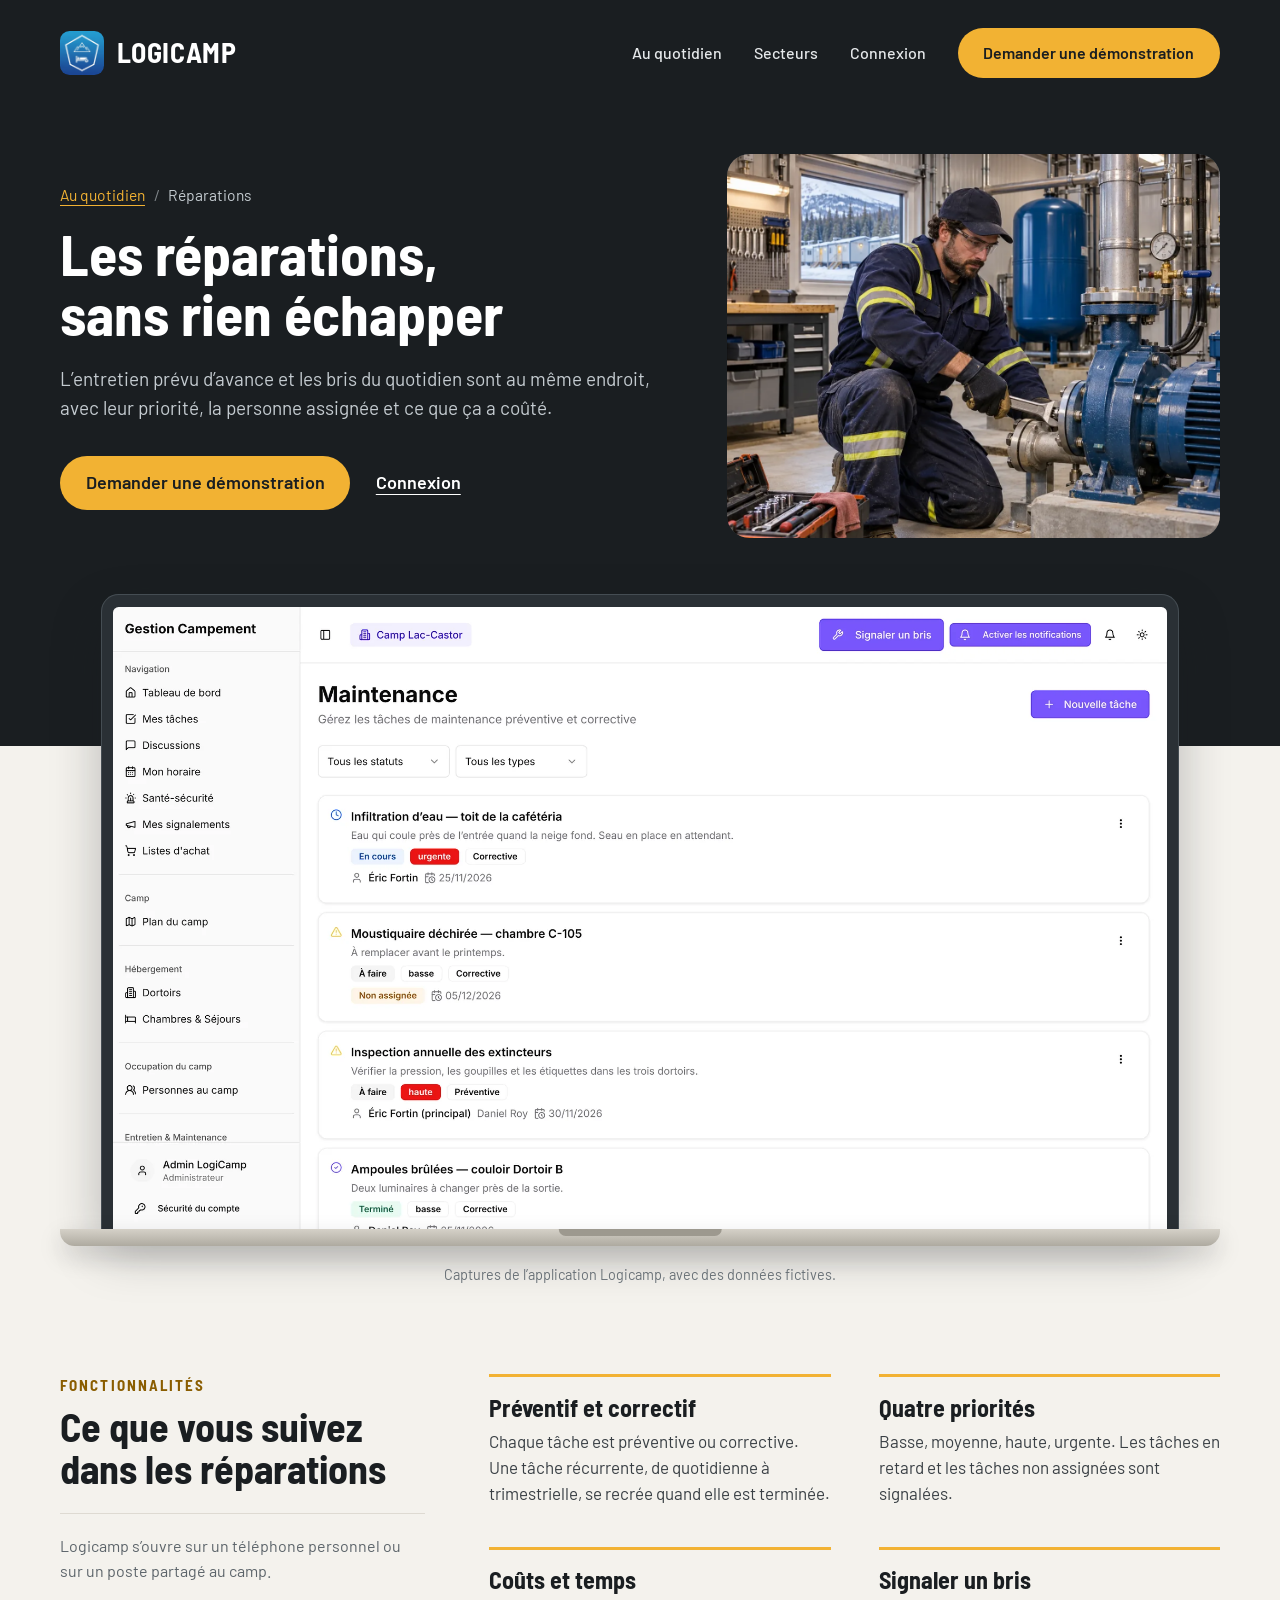
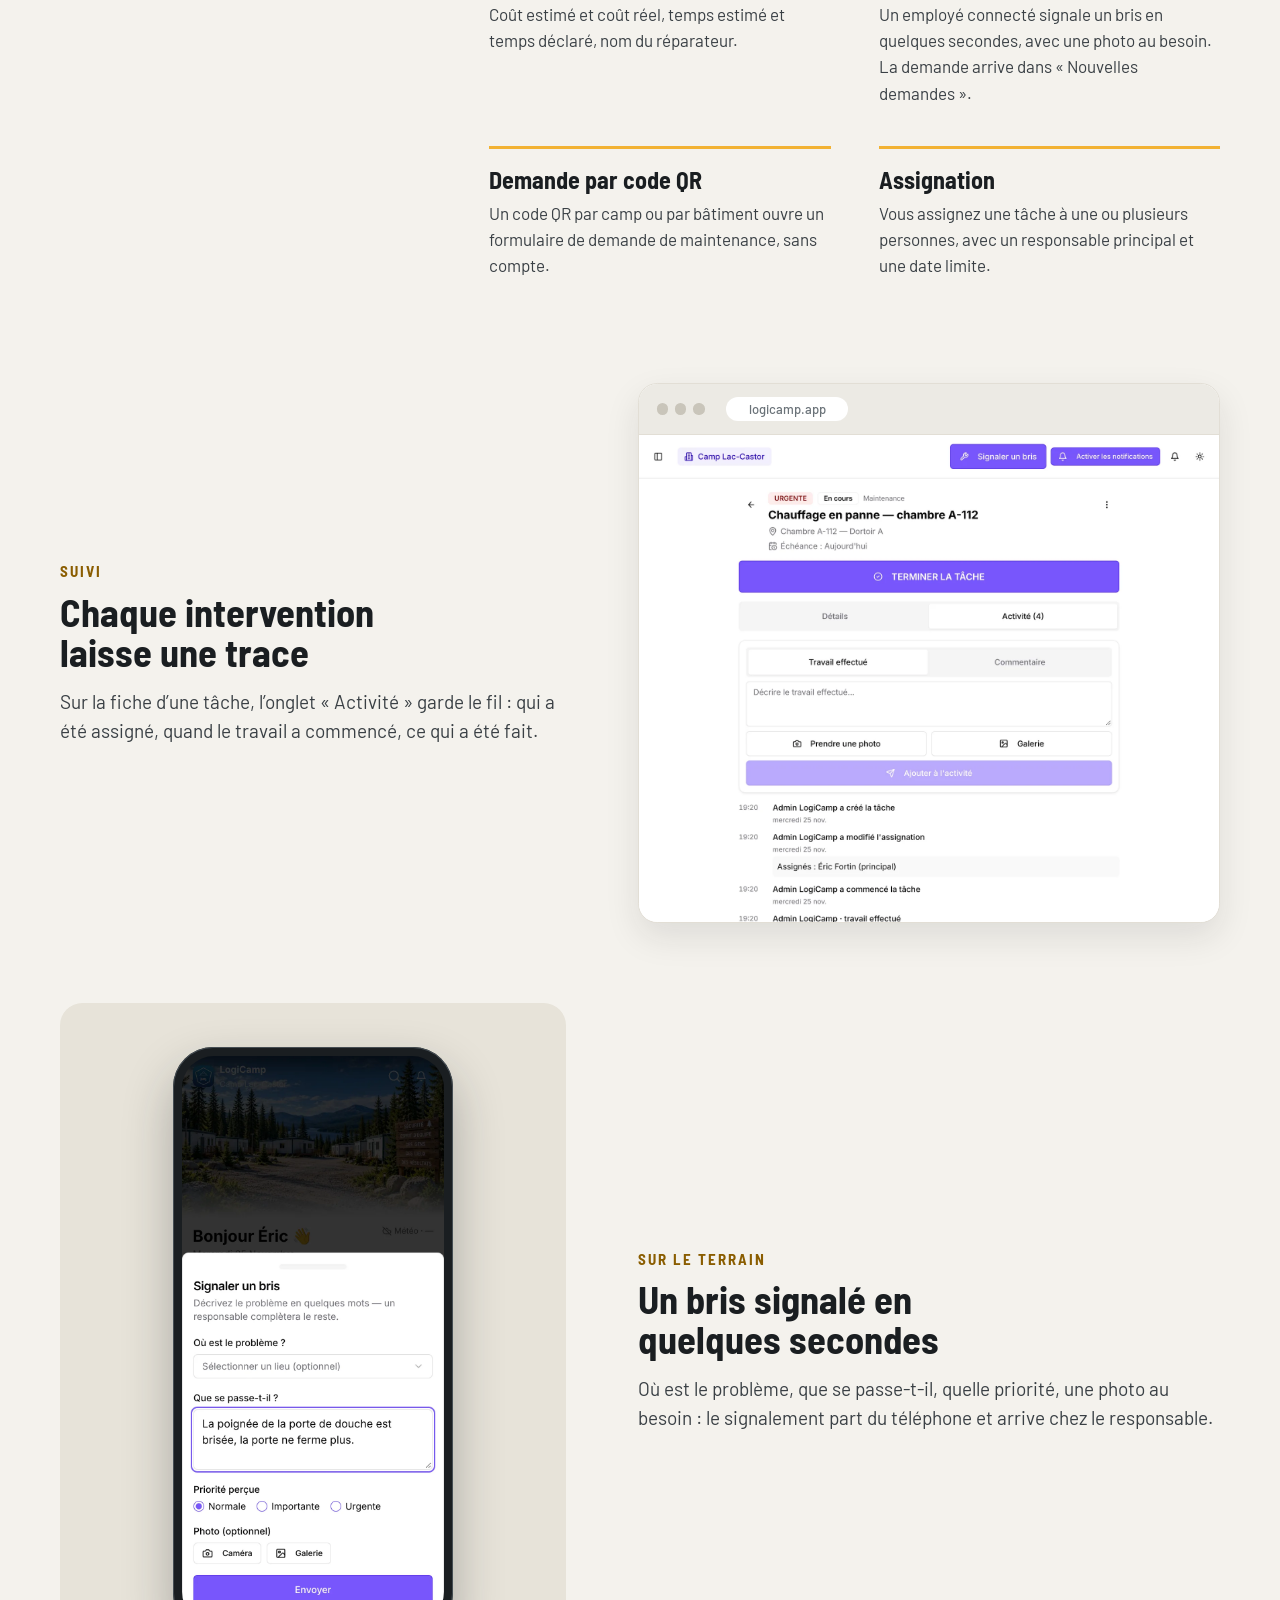
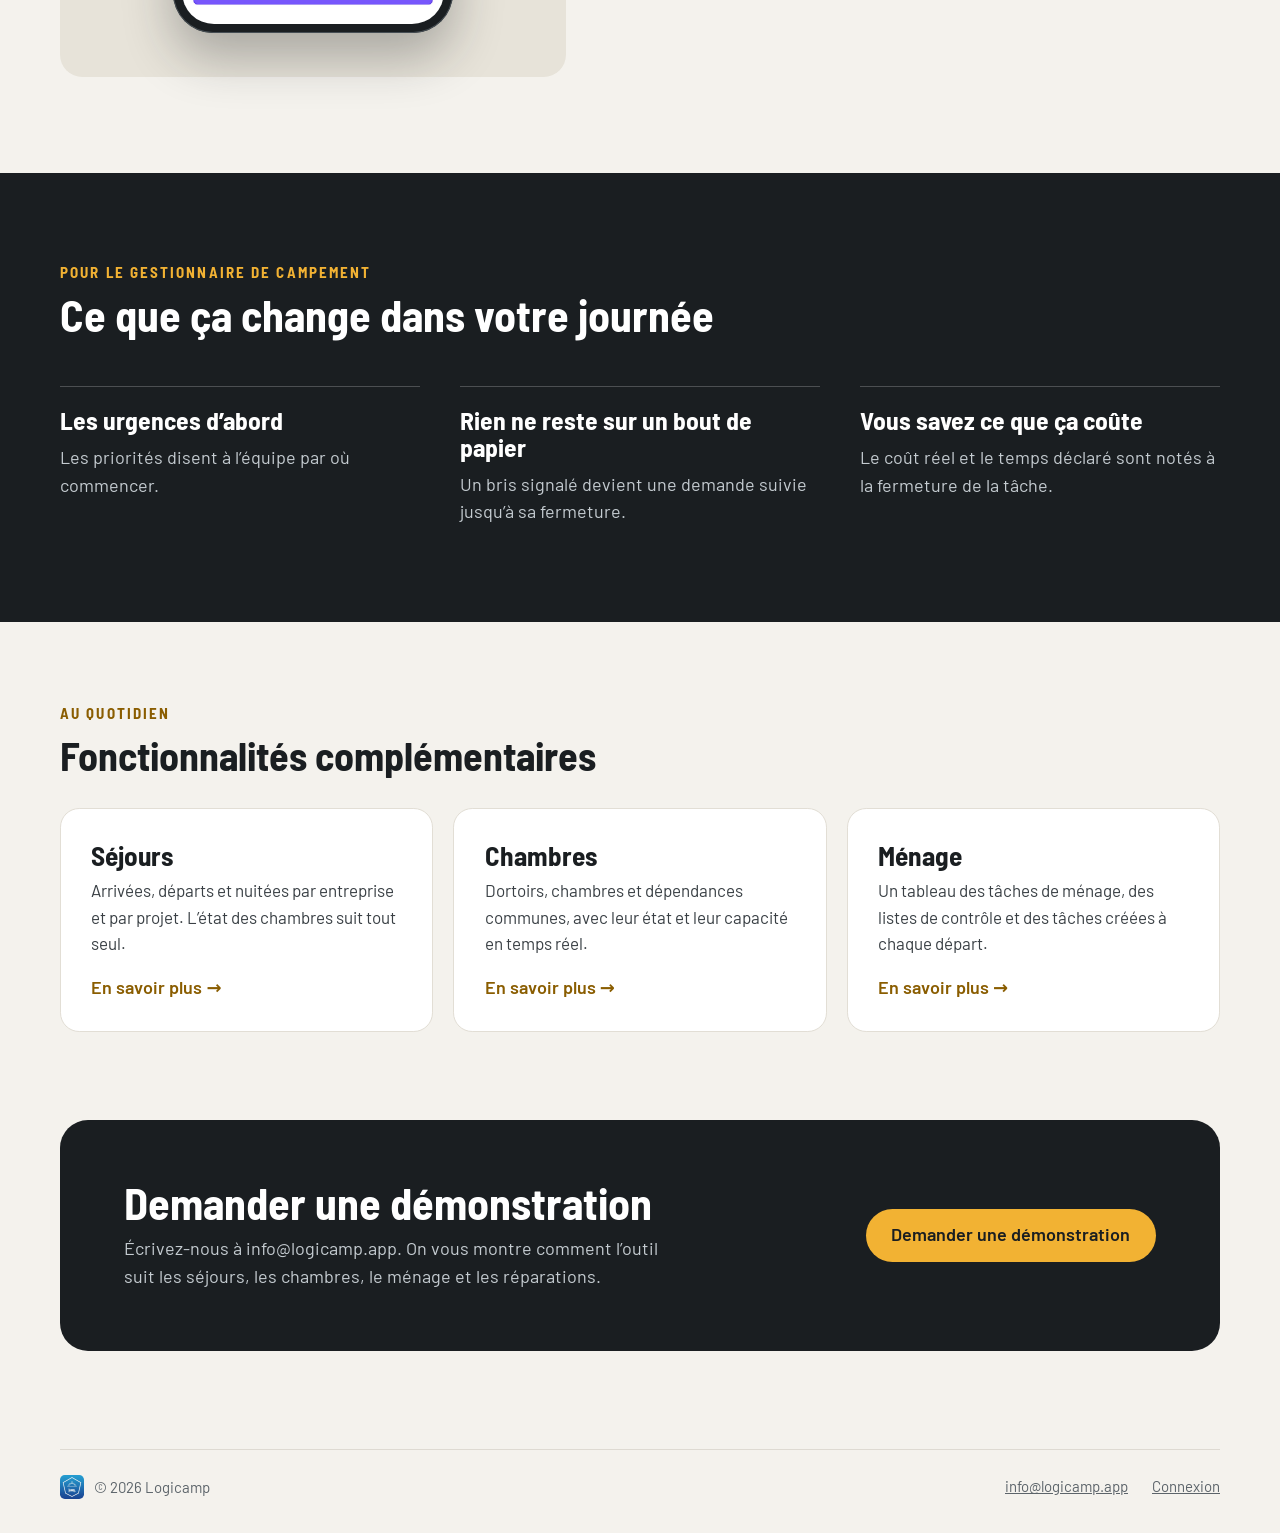
<file: reparations/index.html>
<!DOCTYPE html>
<html lang="fr-CA">
<head>
  <meta charset="utf-8">
  <meta name="viewport" content="width=device-width, initial-scale=1">

  <title>Réparations — Logicamp</title>
  <meta name="description" content="Maintenance dans Logicamp : tâches préventives et correctives, quatre priorités, coûts et temps, signalement d’un bris sur téléphone ou par code QR.">
  <link rel="canonical" href="https://logicamp.ca/reparations/">
  <meta name="theme-color" content="#1a1e21">
  <link rel="icon" type="image/png" sizes="192x192" href="/images/logo-logicamp.png">
  <link rel="apple-touch-icon" href="/images/logo-logicamp.png">

  <meta property="og:type" content="website">
  <meta property="og:locale" content="fr_CA">
  <meta property="og:site_name" content="Logicamp">
  <meta property="og:url" content="https://logicamp.ca/reparations/">
  <meta property="og:title" content="Réparations — Logicamp">
  <meta property="og:description" content="Maintenance dans Logicamp : tâches préventives et correctives, quatre priorités, coûts et temps, signalement d’un bris sur téléphone ou par code QR.">

  <link rel="preload" href="/fonts/barlow-semi-condensed-latin-700-normal.woff2" as="font" type="font/woff2" crossorigin>
  <link rel="preload" href="/fonts/barlow-latin-400-normal.woff2" as="font" type="font/woff2" crossorigin>
  <link rel="stylesheet" href="/styles.css?v=40927b6f4f">
</head>
<body>

  <header class="entete-fond">
    <div class="entete contenu">
      <a class="marque" href="/"><img class="marque__logo" src="/images/logo-logicamp.png" alt="" width="44" height="44">Logicamp</a>
      <nav class="navigation" aria-label="Navigation principale">
        <a href="/#quotidien">Au quotidien</a>
        <a href="/#secteurs">Secteurs</a>
        <a href="https://logicamp.app">Connexion</a>
        <a class="pilule" href="mailto:info@logicamp.app">Demander une démonstration</a>
      </nav>
    </div>
  </header>

  <main id="contenu">
    <div class="haut haut--volet">
      <section class="volet-tete contenu">
        <div class="volet-tete__texte">
          <p class="fil"><a href="/#quotidien">Au quotidien</a> <span aria-hidden="true">/</span> Réparations</p>
          <h1>Les réparations, sans rien échapper</h1>
          <p class="volet-tete__chapo">L’entretien prévu d’avance et les bris du quotidien sont au même endroit, avec leur priorité, la personne assignée et ce que ça a coûté.</p>
          <div class="accueil__actions">
            <a class="pilule" href="mailto:info@logicamp.app">Demander une démonstration</a>
            <a class="lien-clair" href="https://logicamp.app">Connexion</a>
          </div>
        </div>
        <figure class="volet-tete__photo">
          <img class="photo photo--technicien-large" src="/images/technicien-maintenance.webp" width="1200" height="900" alt="Technicien de maintenance qui serre le raccord d’une pompe dans la salle mécanique du camp">
        </figure>
      </section>
    </div>

    <section class="capture contenu" aria-label="Aperçu de l’application">
        <figure class="portable">
          <div class="portable__ecran"><img class="capture__image" src="/images/captures/reparations-1.webp" width="2000" height="1181" fetchpriority="high" alt="Écran « Maintenance » de Logicamp : tâches préventives et correctives avec leur statut, leur priorité et la personne assignée"></div>
          <div class="portable__base" aria-hidden="true"></div>
        </figure>
        <p class="capture__note">Captures de l’application Logicamp, avec des données fictives.</p>
    </section>

    <section class="fonctions contenu" aria-labelledby="titre-fonctions">
      <div class="fonctions__tete">
        <p class="surtitre">Fonctionnalités</p>
        <h2 id="titre-fonctions">Ce que vous suivez dans les réparations</h2>
        <p class="fonctions__acces">Logicamp s’ouvre sur un téléphone personnel ou sur un poste partagé au camp.</p>
      </div>
      <div class="fonctions__grille">
          <article class="fonction">
            <h3>Préventif et correctif</h3>
            <p>Chaque tâche est préventive ou corrective. Une tâche récurrente, de quotidienne à trimestrielle, se recrée quand elle est terminée.</p>
          </article>
          <article class="fonction">
            <h3>Quatre priorités</h3>
            <p>Basse, moyenne, haute, urgente. Les tâches en retard et les tâches non assignées sont signalées.</p>
          </article>
          <article class="fonction">
            <h3>Coûts et temps</h3>
            <p>Coût estimé et coût réel, temps estimé et temps déclaré, nom du réparateur.</p>
          </article>
          <article class="fonction">
            <h3>Signaler un bris</h3>
            <p>Un employé connecté signale un bris en quelques secondes, avec une photo au besoin. La demande arrive dans « Nouvelles demandes ».</p>
          </article>
          <article class="fonction">
            <h3>Demande par code QR</h3>
            <p>Un code QR par camp ou par bâtiment ouvre un formulaire de demande de maintenance, sans compte.</p>
          </article>
          <article class="fonction">
            <h3>Assignation</h3>
            <p>Vous assignez une tâche à une ou plusieurs personnes, avec un responsable principal et une date limite.</p>
          </article>
      </div>
    </section>

    <section class="apercus contenu" aria-label="Réparations dans l’application">
      <div class="apercu">
        <div class="apercu__texte">
          <p class="surtitre">Suivi</p>
          <h2>Chaque intervention laisse une trace</h2>
          <p>Sur la fiche d’une tâche, l’onglet « Activité » garde le fil : qui a été assigné, quand le travail a commencé, ce qui a été fait.</p>
        </div>
        <figure class="capture__cadre capture__cadre--petit">
          <div class="capture__barre" aria-hidden="true"><span></span><span></span><span></span><b>logicamp.app</b></div>
          <img class="capture__image" src="/images/captures/reparations-2.webp" width="1500" height="1260" loading="lazy" alt="Fiche d’une réparation urgente, onglet « Activité » : création, assignation, début du travail et travail effectué">
        </figure>
      </div>
      <div class="apercu apercu--inverse">
        <div class="apercu__texte">
          <p class="surtitre">Sur le terrain</p>
          <h2>Un bris signalé en quelques secondes</h2>
          <p>Où est le problème, que se passe-t-il, quelle priorité, une photo au besoin : le signalement part du téléphone et arrive chez le responsable.</p>
        </div>
        <div class="scene">
          <figure class="telephone"><img class="capture__image" src="/images/captures/reparations-3.webp" width="780" height="1688" loading="lazy" alt="Formulaire « Signaler un bris » sur téléphone : lieu, description, priorité perçue et photo"></figure>
        </div>
      </div>
    </section>

    <section class="avantages" aria-labelledby="titre-avantages">
      <div class="contenu">
        <p class="surtitre surtitre--clair">Pour le gestionnaire de campement</p>
        <h2 id="titre-avantages">Ce que ça change dans votre journée</h2>
        <div class="avantages__grille">
          <article class="avantage">
            <h3>Les urgences d’abord</h3>
            <p>Les priorités disent à l’équipe par où commencer.</p>
          </article>
          <article class="avantage">
            <h3>Rien ne reste sur un bout de papier</h3>
            <p>Un bris signalé devient une demande suivie jusqu’à sa fermeture.</p>
          </article>
          <article class="avantage">
            <h3>Vous savez ce que ça coûte</h3>
            <p>Le coût réel et le temps déclaré sont notés à la fermeture de la tâche.</p>
          </article>
        </div>
      </div>
    </section>

    <section class="autres" aria-labelledby="titre-autres">
      <div class="contenu">
        <p class="surtitre">Au quotidien</p>
        <h2 id="titre-autres">Fonctionnalités complémentaires</h2>
        <div class="autres__grille">
          <a class="volet volet--carte" href="/sejours/">
            <h3>Séjours</h3>
            <p>Arrivées, départs et nuitées par entreprise et par projet. L’état des chambres suit tout seul.</p>
            <span class="volet__suite">En savoir plus</span>
          </a>
          <a class="volet volet--carte" href="/chambres/">
            <h3>Chambres</h3>
            <p>Dortoirs, chambres et dépendances communes, avec leur état et leur capacité en temps réel.</p>
            <span class="volet__suite">En savoir plus</span>
          </a>
          <a class="volet volet--carte" href="/menage/">
            <h3>Ménage</h3>
            <p>Un tableau des tâches de ménage, des listes de contrôle et des tâches créées à chaque départ.</p>
            <span class="volet__suite">En savoir plus</span>
          </a>
        </div>
      </div>
    </section>

    <section class="contenu" aria-labelledby="titre-demo">
      <div class="appel">
        <div>
          <h2 id="titre-demo">Demander une démonstration</h2>
          <p>Écrivez-nous à info@logicamp.app. On vous montre comment l’outil suit les séjours, les chambres, le ménage et les réparations.</p>
        </div>
        <a class="pilule" href="mailto:info@logicamp.app">Demander une démonstration</a>
      </div>
    </section>
  </main>

  <footer class="pied contenu">
    <span class="pied__marque"><img src="/images/logo-logicamp.png" alt="" width="24" height="24">© 2026 Logicamp</span>
    <span class="pied__liens">
      <a href="mailto:info@logicamp.app">info@logicamp.app</a>
      <a href="https://logicamp.app">Connexion</a>
    </span>
  </footer>

</body>
</html>
</file>
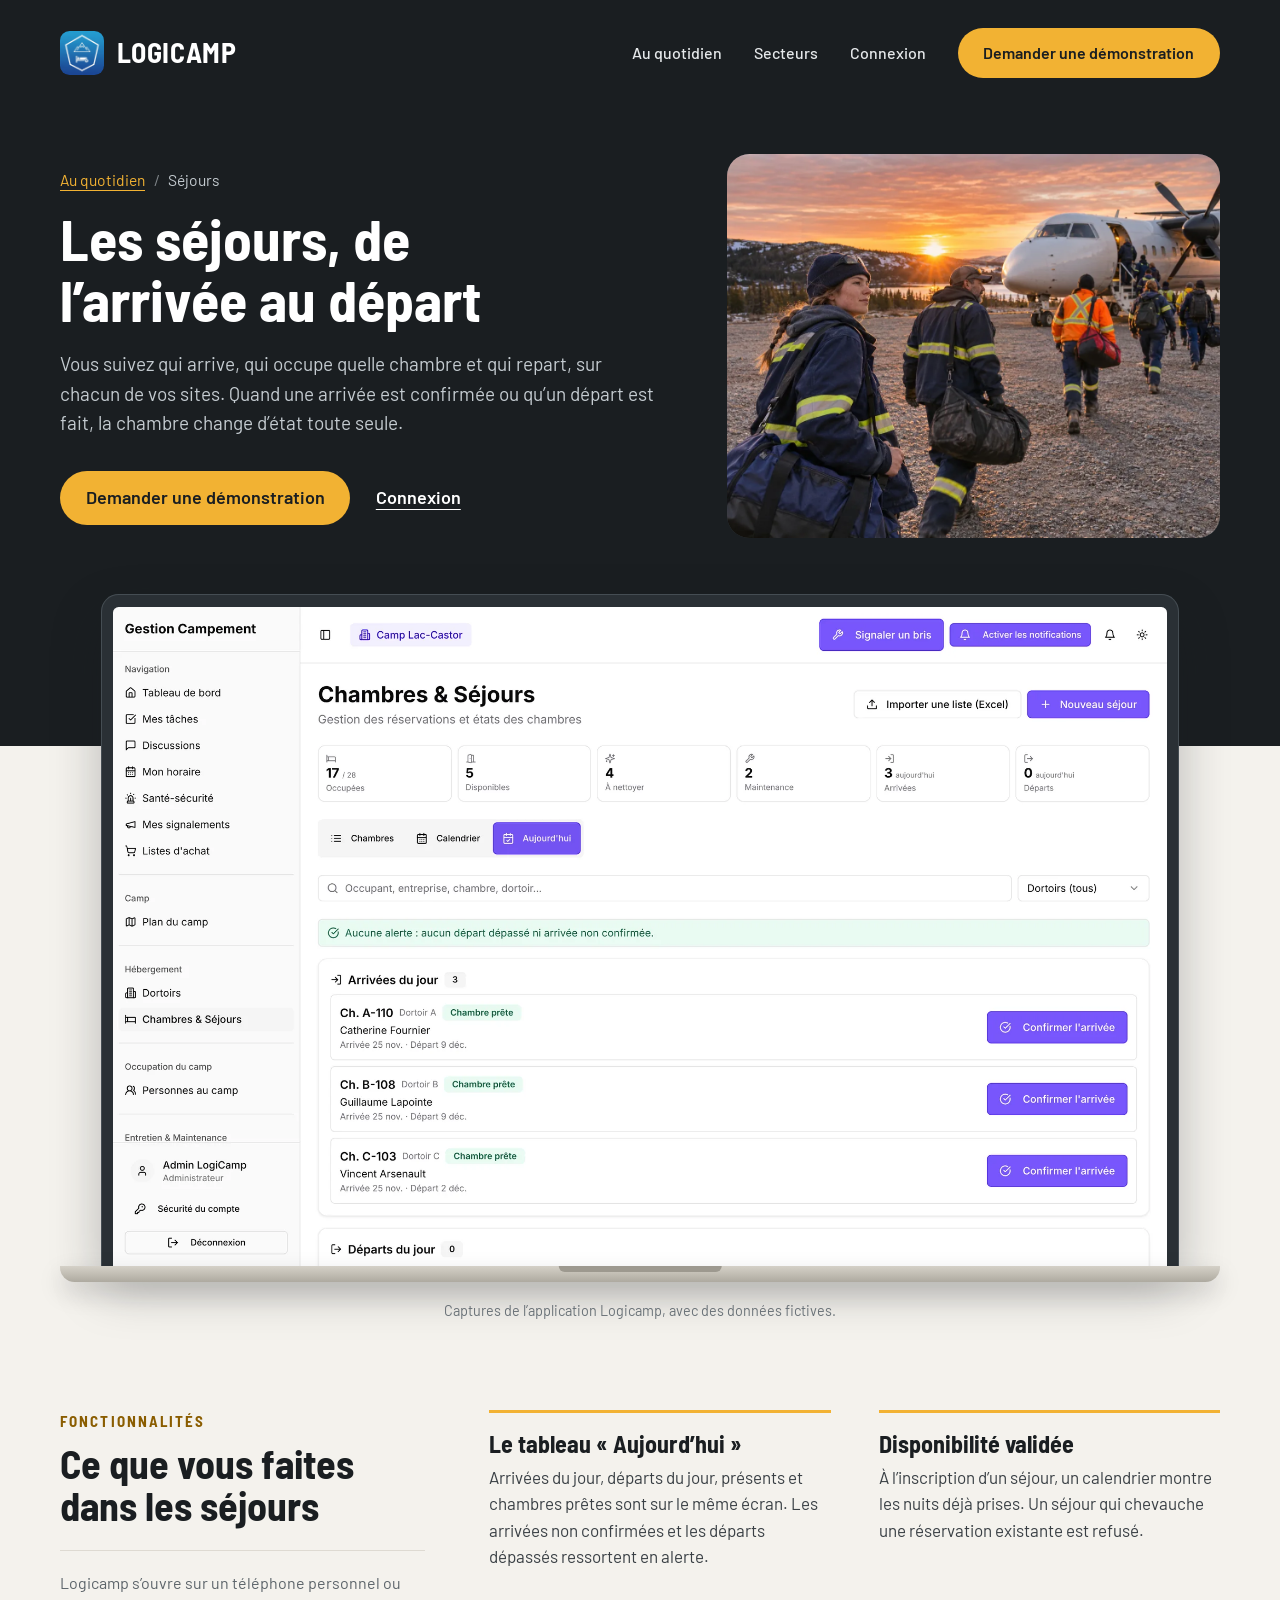
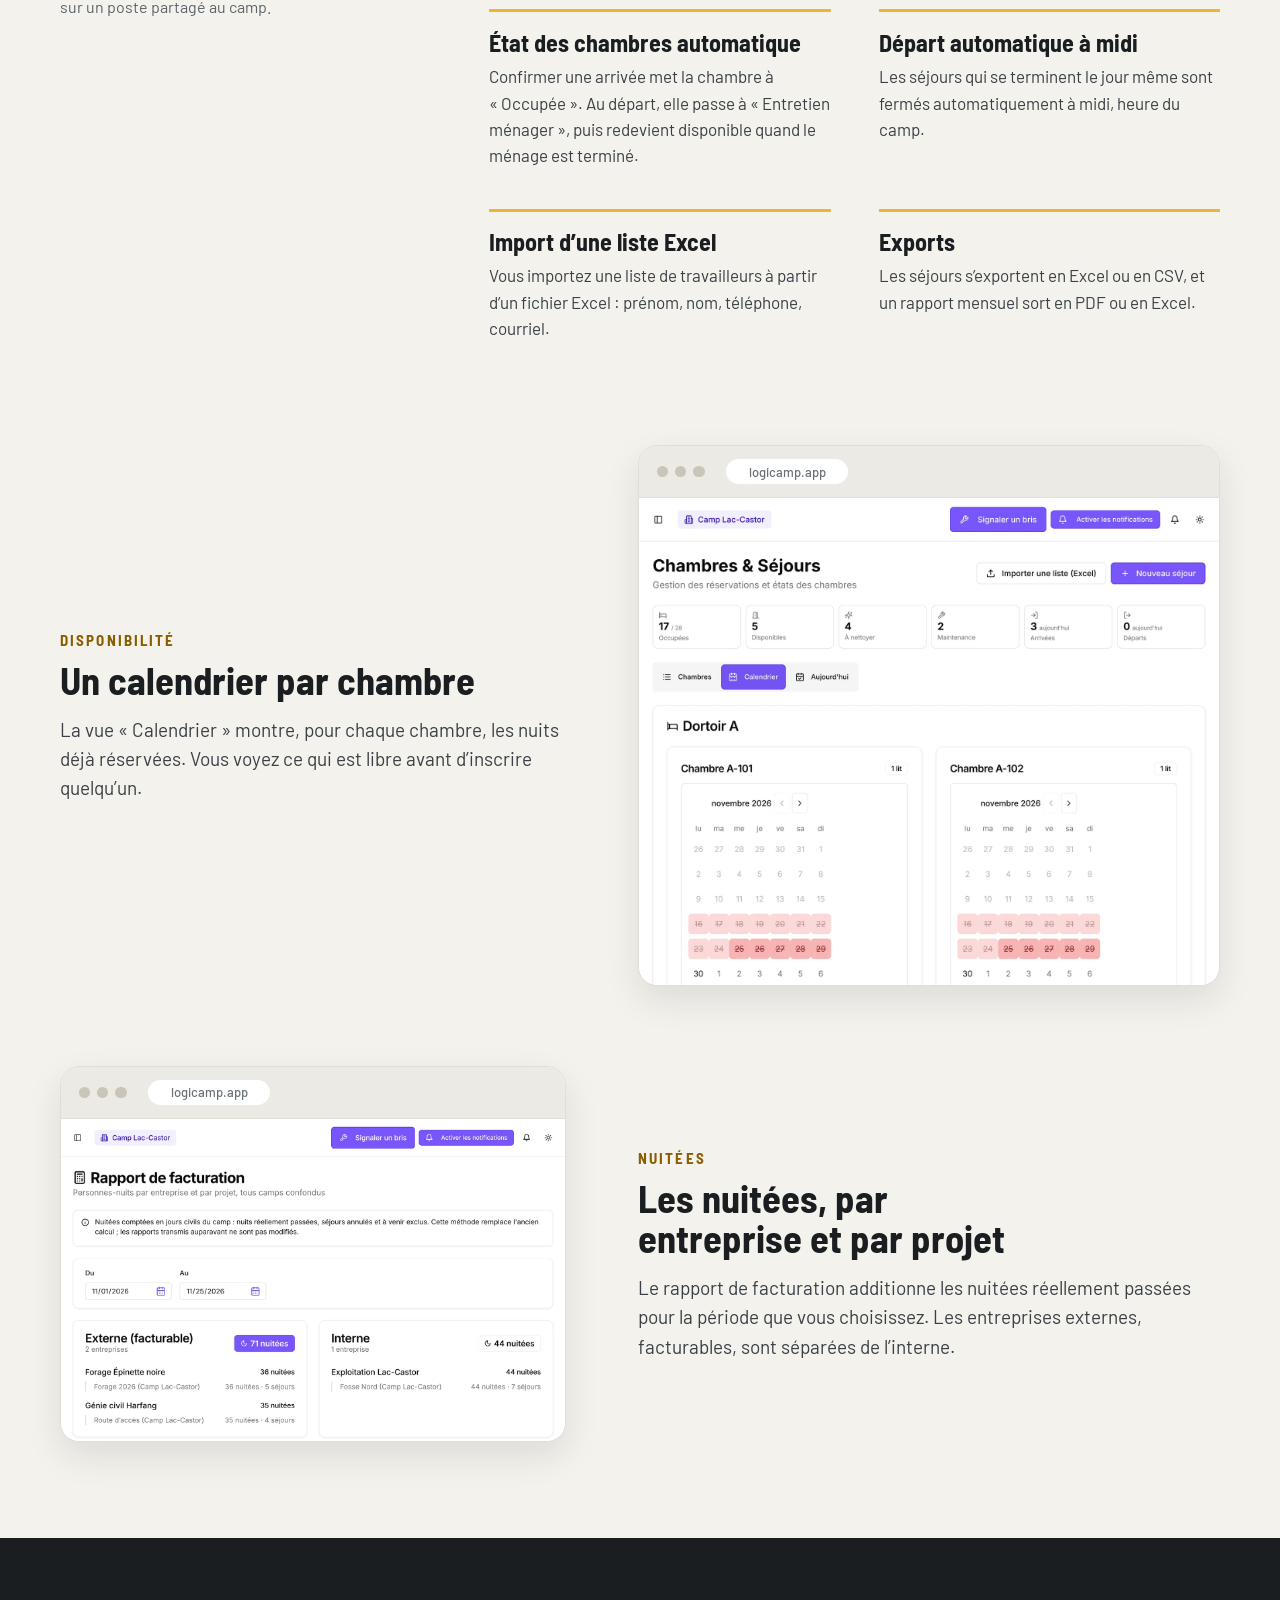
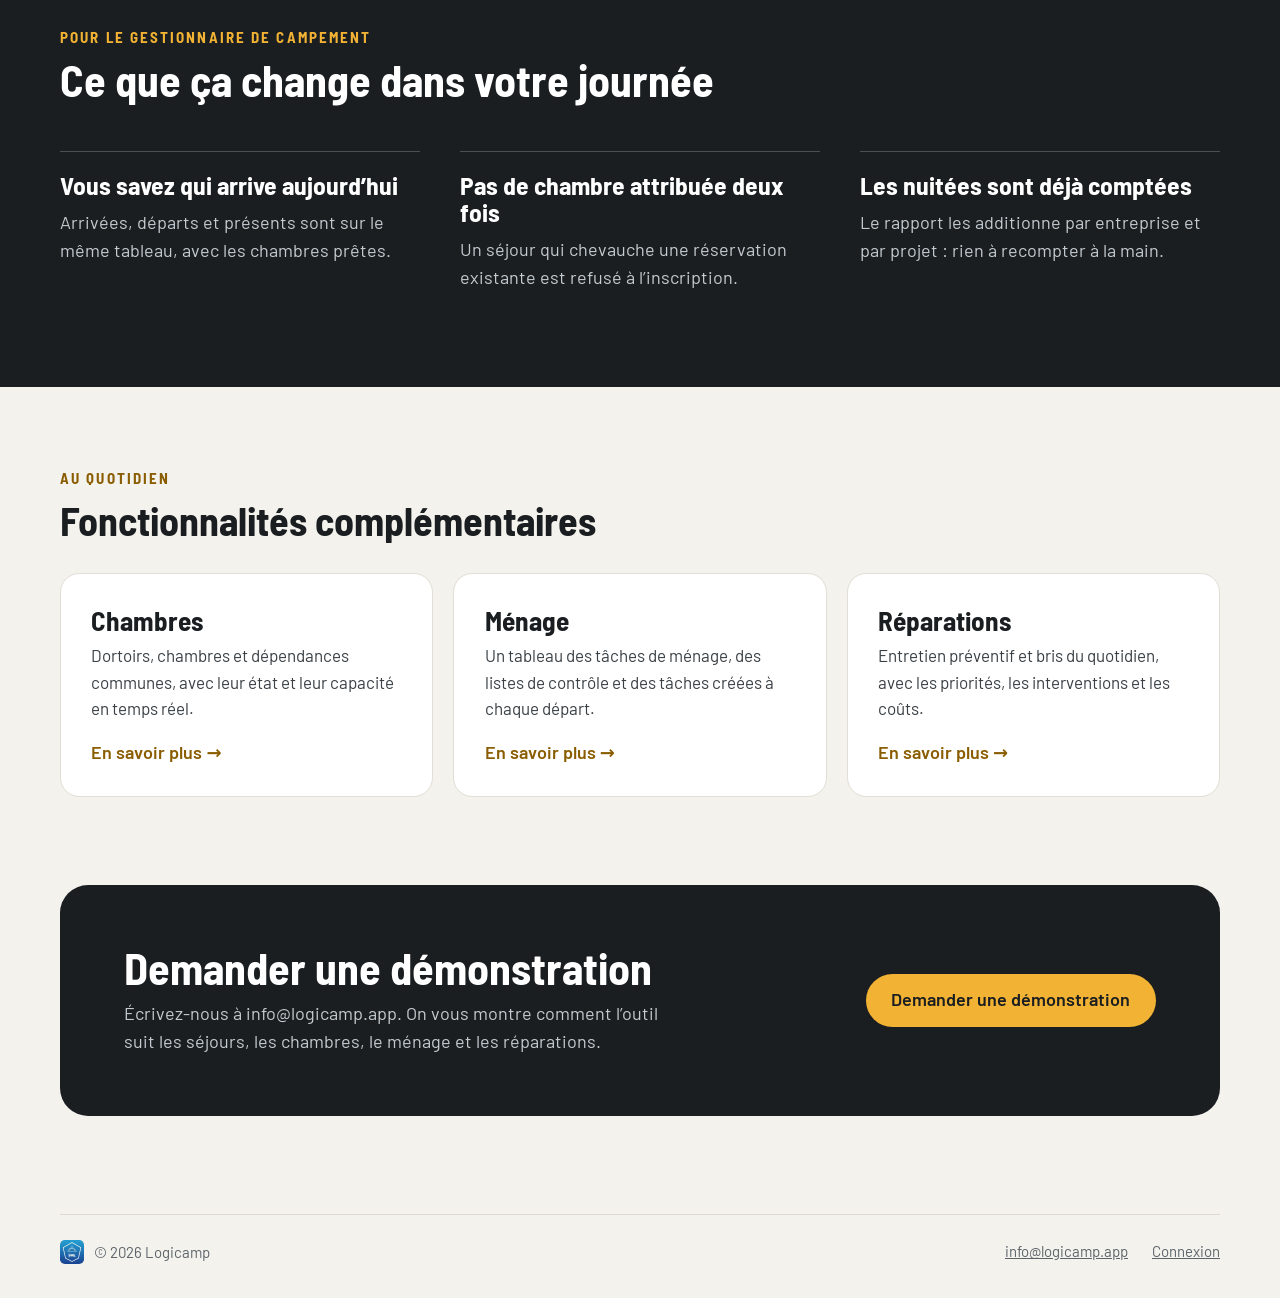
<file: sejours/index.html>
<!DOCTYPE html>
<html lang="fr-CA">
<head>
  <meta charset="utf-8">
  <meta name="viewport" content="width=device-width, initial-scale=1">

  <title>Séjours — Logicamp</title>
  <meta name="description" content="Suivi des séjours dans Logicamp : arrivées et départs du jour, disponibilité validée, état des chambres mis à jour automatiquement et nuitées par entreprise et par projet.">
  <link rel="canonical" href="https://logicamp.ca/sejours/">
  <meta name="theme-color" content="#1a1e21">
  <link rel="icon" type="image/png" sizes="192x192" href="/images/logo-logicamp.png">
  <link rel="apple-touch-icon" href="/images/logo-logicamp.png">

  <meta property="og:type" content="website">
  <meta property="og:locale" content="fr_CA">
  <meta property="og:site_name" content="Logicamp">
  <meta property="og:url" content="https://logicamp.ca/sejours/">
  <meta property="og:title" content="Séjours — Logicamp">
  <meta property="og:description" content="Suivi des séjours dans Logicamp : arrivées et départs du jour, disponibilité validée, état des chambres mis à jour automatiquement et nuitées par entreprise et par projet.">

  <link rel="preload" href="/fonts/barlow-semi-condensed-latin-700-normal.woff2" as="font" type="font/woff2" crossorigin>
  <link rel="preload" href="/fonts/barlow-latin-400-normal.woff2" as="font" type="font/woff2" crossorigin>
  <link rel="stylesheet" href="/styles.css?v=40927b6f4f">
</head>
<body>

  <header class="entete-fond">
    <div class="entete contenu">
      <a class="marque" href="/"><img class="marque__logo" src="/images/logo-logicamp.png" alt="" width="44" height="44">Logicamp</a>
      <nav class="navigation" aria-label="Navigation principale">
        <a href="/#quotidien">Au quotidien</a>
        <a href="/#secteurs">Secteurs</a>
        <a href="https://logicamp.app">Connexion</a>
        <a class="pilule" href="mailto:info@logicamp.app">Demander une démonstration</a>
      </nav>
    </div>
  </header>

  <main id="contenu">
    <div class="haut haut--volet">
      <section class="volet-tete contenu">
        <div class="volet-tete__texte">
          <p class="fil"><a href="/#quotidien">Au quotidien</a> <span aria-hidden="true">/</span> Séjours</p>
          <h1>Les séjours, de l’arrivée au départ</h1>
          <p class="volet-tete__chapo">Vous suivez qui arrive, qui occupe quelle chambre et qui repart, sur chacun de vos sites. Quand une arrivée est confirmée ou qu’un départ est fait, la chambre change d’état toute seule.</p>
          <div class="accueil__actions">
            <a class="pilule" href="mailto:info@logicamp.app">Demander une démonstration</a>
            <a class="lien-clair" href="https://logicamp.app">Connexion</a>
          </div>
        </div>
        <figure class="volet-tete__photo">
          <img class="photo photo--releve-large" src="/images/releve-avion.webp" width="1200" height="900" alt="Travailleurs, sacs à l’épaule, qui marchent vers un avion sur une piste de gravier">
        </figure>
      </section>
    </div>

    <section class="capture contenu" aria-label="Aperçu de l’application">
        <figure class="portable">
          <div class="portable__ecran"><img class="capture__image" src="/images/captures/sejours-1.webp" width="2000" height="1250" fetchpriority="high" alt="Écran « Chambres & Séjours » de Logicamp, vue « Aujourd’hui » : trois arrivées du jour avec le bouton « Confirmer l’arrivée »"></div>
          <div class="portable__base" aria-hidden="true"></div>
        </figure>
        <p class="capture__note">Captures de l’application Logicamp, avec des données fictives.</p>
    </section>

    <section class="fonctions contenu" aria-labelledby="titre-fonctions">
      <div class="fonctions__tete">
        <p class="surtitre">Fonctionnalités</p>
        <h2 id="titre-fonctions">Ce que vous faites dans les séjours</h2>
        <p class="fonctions__acces">Logicamp s’ouvre sur un téléphone personnel ou sur un poste partagé au camp.</p>
      </div>
      <div class="fonctions__grille">
          <article class="fonction">
            <h3>Le tableau « Aujourd’hui »</h3>
            <p>Arrivées du jour, départs du jour, présents et chambres prêtes sont sur le même écran. Les arrivées non confirmées et les départs dépassés ressortent en alerte.</p>
          </article>
          <article class="fonction">
            <h3>Disponibilité validée</h3>
            <p>À l’inscription d’un séjour, un calendrier montre les nuits déjà prises. Un séjour qui chevauche une réservation existante est refusé.</p>
          </article>
          <article class="fonction">
            <h3>État des chambres automatique</h3>
            <p>Confirmer une arrivée met la chambre à « Occupée ». Au départ, elle passe à « Entretien ménager », puis redevient disponible quand le ménage est terminé.</p>
          </article>
          <article class="fonction">
            <h3>Départ automatique à midi</h3>
            <p>Les séjours qui se terminent le jour même sont fermés automatiquement à midi, heure du camp.</p>
          </article>
          <article class="fonction">
            <h3>Import d’une liste Excel</h3>
            <p>Vous importez une liste de travailleurs à partir d’un fichier Excel : prénom, nom, téléphone, courriel.</p>
          </article>
          <article class="fonction">
            <h3>Exports</h3>
            <p>Les séjours s’exportent en Excel ou en CSV, et un rapport mensuel sort en PDF ou en Excel.</p>
          </article>
      </div>
    </section>

    <section class="apercus contenu" aria-label="Séjours dans l’application">
      <div class="apercu">
        <div class="apercu__texte">
          <p class="surtitre">Disponibilité</p>
          <h2>Un calendrier par chambre</h2>
          <p>La vue « Calendrier » montre, pour chaque chambre, les nuits déjà réservées. Vous voyez ce qui est libre avant d’inscrire quelqu’un.</p>
        </div>
        <figure class="capture__cadre capture__cadre--petit">
          <div class="capture__barre" aria-hidden="true"><span></span><span></span><span></span><b>logicamp.app</b></div>
          <img class="capture__image" src="/images/captures/sejours-2.webp" width="1500" height="1260" loading="lazy" alt="Vue « Calendrier » : les nuits réservées des chambres A-101 et A-102 sont marquées en rouge">
        </figure>
      </div>
      <div class="apercu apercu--inverse">
        <div class="apercu__texte">
          <p class="surtitre">Nuitées</p>
          <h2>Les nuitées, par entreprise et par projet</h2>
          <p>Le rapport de facturation additionne les nuitées réellement passées pour la période que vous choisissez. Les entreprises externes, facturables, sont séparées de l’interne.</p>
        </div>
        <figure class="capture__cadre capture__cadre--petit">
          <div class="capture__barre" aria-hidden="true"><span></span><span></span><span></span><b>logicamp.app</b></div>
          <img class="capture__image" src="/images/captures/sejours-3.webp" width="1500" height="959" loading="lazy" alt="Rapport de facturation : nuitées par entreprise et par projet, externes et internes">
        </figure>
      </div>
    </section>

    <section class="avantages" aria-labelledby="titre-avantages">
      <div class="contenu">
        <p class="surtitre surtitre--clair">Pour le gestionnaire de campement</p>
        <h2 id="titre-avantages">Ce que ça change dans votre journée</h2>
        <div class="avantages__grille">
          <article class="avantage">
            <h3>Vous savez qui arrive aujourd’hui</h3>
            <p>Arrivées, départs et présents sont sur le même tableau, avec les chambres prêtes.</p>
          </article>
          <article class="avantage">
            <h3>Pas de chambre attribuée deux fois</h3>
            <p>Un séjour qui chevauche une réservation existante est refusé à l’inscription.</p>
          </article>
          <article class="avantage">
            <h3>Les nuitées sont déjà comptées</h3>
            <p>Le rapport les additionne par entreprise et par projet : rien à recompter à la main.</p>
          </article>
        </div>
      </div>
    </section>

    <section class="autres" aria-labelledby="titre-autres">
      <div class="contenu">
        <p class="surtitre">Au quotidien</p>
        <h2 id="titre-autres">Fonctionnalités complémentaires</h2>
        <div class="autres__grille">
          <a class="volet volet--carte" href="/chambres/">
            <h3>Chambres</h3>
            <p>Dortoirs, chambres et dépendances communes, avec leur état et leur capacité en temps réel.</p>
            <span class="volet__suite">En savoir plus</span>
          </a>
          <a class="volet volet--carte" href="/menage/">
            <h3>Ménage</h3>
            <p>Un tableau des tâches de ménage, des listes de contrôle et des tâches créées à chaque départ.</p>
            <span class="volet__suite">En savoir plus</span>
          </a>
          <a class="volet volet--carte" href="/reparations/">
            <h3>Réparations</h3>
            <p>Entretien préventif et bris du quotidien, avec les priorités, les interventions et les coûts.</p>
            <span class="volet__suite">En savoir plus</span>
          </a>
        </div>
      </div>
    </section>

    <section class="contenu" aria-labelledby="titre-demo">
      <div class="appel">
        <div>
          <h2 id="titre-demo">Demander une démonstration</h2>
          <p>Écrivez-nous à info@logicamp.app. On vous montre comment l’outil suit les séjours, les chambres, le ménage et les réparations.</p>
        </div>
        <a class="pilule" href="mailto:info@logicamp.app">Demander une démonstration</a>
      </div>
    </section>
  </main>

  <footer class="pied contenu">
    <span class="pied__marque"><img src="/images/logo-logicamp.png" alt="" width="24" height="24">© 2026 Logicamp</span>
    <span class="pied__liens">
      <a href="mailto:info@logicamp.app">info@logicamp.app</a>
      <a href="https://logicamp.app">Connexion</a>
    </span>
  </footer>

</body>
</html>
</file>
<file: styles.css>
/* Polices Barlow, hébergées sur place (licence SIL OFL, voir fonts/LICENSE-Barlow.txt). */
@font-face {
  font-family: "Barlow";
  font-style: normal;
  font-weight: 400;
  font-display: swap;
  src: url("fonts/barlow-latin-400-normal.woff2") format("woff2");
}

@font-face {
  font-family: "Barlow";
  font-style: normal;
  font-weight: 500;
  font-display: swap;
  src: url("fonts/barlow-latin-500-normal.woff2") format("woff2");
}

@font-face {
  font-family: "Barlow";
  font-style: normal;
  font-weight: 600;
  font-display: swap;
  src: url("fonts/barlow-latin-600-normal.woff2") format("woff2");
}

@font-face {
  font-family: "Barlow Semi Condensed";
  font-style: normal;
  font-weight: 700;
  font-display: swap;
  src: url("fonts/barlow-semi-condensed-latin-700-normal.woff2") format("woff2");
}

:root {
  --nuit: #1a1e21;
  --ambre: #f2b233;
  --ambre-fonce: #8a5d00;
  --craie: #f4f2ed;
  --texte: #3a4045;
  --texte-sur-nuit: #c4cbd0;
  --trait: #e2ded5;
  --titres: "Barlow Semi Condensed", "Arial Narrow", Arial, sans-serif;
  --courant: "Barlow", system-ui, -apple-system, "Segoe UI", Arial, sans-serif;
}

*,
*::before,
*::after {
  box-sizing: border-box;
}

html {
  scroll-behavior: smooth;
  -webkit-text-size-adjust: 100%;
}

body {
  margin: 0;
  font-family: var(--courant);
  font-size: 1.125rem;
  line-height: 1.55;
  color: var(--texte);
  background: var(--craie);
}

h1,
h2,
h3,
p,
figure {
  margin: 0;
}

h1,
h2,
h3 {
  font-family: var(--titres);
  font-weight: 700;
  line-height: 1.05;
  color: var(--nuit);
}

a:focus-visible {
  outline: 3px solid var(--ambre);
  outline-offset: 3px;
  border-radius: 6px;
}

.contenu {
  width: 100%;
  max-width: 77.5rem;
  margin: 0 auto;
  padding-left: 2.5rem;
  padding-right: 2.5rem;
}

.visuellement-cache {
  position: absolute;
  width: 1px;
  height: 1px;
  overflow: hidden;
  clip-path: inset(50%);
  white-space: nowrap;
}

.surtitre {
  font-family: var(--titres);
  font-weight: 700;
  font-size: 0.9375rem;
  letter-spacing: 0.14em;
  text-transform: uppercase;
  color: var(--ambre-fonce);
}

/* Boutons */

.pilule {
  display: inline-block;
  padding: 0.8rem 1.6rem;
  border-radius: 999px;
  background: var(--ambre);
  color: var(--nuit);
  font-weight: 600;
  text-decoration: none;
  transition: background-color 0.15s ease;
}

.pilule:hover {
  background: #ffc44d;
}

/* Bloc sombre : en-tête et accueil */

.haut {
  background: var(--nuit);
  color: #fff;
  padding-bottom: 9.5rem;
}

.entete-fond {
  background: var(--nuit);
}

.entete {
  display: flex;
  align-items: center;
  justify-content: space-between;
  flex-wrap: wrap;
  gap: 1rem 2rem;
  padding-top: 1.75rem;
  padding-bottom: 1.75rem;
}

.marque {
  display: inline-flex;
  align-items: center;
  gap: 0.8rem;
  font-family: var(--titres);
  font-weight: 700;
  font-size: 1.75rem;
  letter-spacing: 0.02em;
  text-transform: uppercase;
  color: #fff;
  text-decoration: none;
}

.marque__logo {
  width: 2.75rem;
  height: 2.75rem;
  border-radius: 0.6rem;
}

.navigation {
  display: flex;
  align-items: center;
  flex-wrap: wrap;
  gap: 0.75rem 2rem;
  font-size: 1rem;
  font-weight: 500;
}

.navigation a:not(.pilule) {
  color: #e6e9eb;
  text-decoration: none;
}

.navigation a:not(.pilule):hover {
  color: var(--ambre);
}

.accueil {
  display: grid;
  grid-template-columns: 1fr 1.08fr;
  gap: 4rem;
  align-items: center;
  padding-top: 3.5rem;
}

.accueil h1 {
  font-size: clamp(2.6rem, 5.4vw, 4.25rem);
  color: #fff;
  text-wrap: balance;
}

.accueil h1 em {
  font-style: normal;
  color: var(--ambre);
}

.accueil__sous-titre {
  margin-top: 1.5rem;
  font-size: 1.375rem;
  font-weight: 500;
  line-height: 1.4;
}

.accueil__intro {
  margin-top: 0.9rem;
  max-width: 32.5rem;
  font-size: 1.1875rem;
  color: var(--texte-sur-nuit);
}

.accueil__actions {
  display: flex;
  align-items: center;
  flex-wrap: wrap;
  gap: 1rem 1.6rem;
  margin-top: 2.1rem;
}

.lien-clair {
  color: #fff;
  font-weight: 600;
  text-underline-offset: 5px;
}

.lien-clair:hover {
  color: var(--ambre);
}

/* Photos */

/* Quatre photos, une par volet : chacune mène à sa page. */
.mosaique {
  display: grid;
  grid-template-columns: 1fr 1fr;
  grid-template-rows: 1fr 1fr;
  gap: 1rem;
  height: 32.2rem;
}

.cadre {
  position: relative;
  display: block;
  min-height: 0;
  overflow: hidden;
  border-radius: 1.4rem;
}

.cadre .photo {
  height: 100%;
  transition: transform 0.3s ease;
}

.cadre:hover .photo {
  transform: scale(1.04);
}

.photo {
  display: block;
  width: 100%;
  border-radius: 1.4rem;
  object-fit: cover;
  background: #3a4349;
}

/* Cadrage de chaque photo dans son emplacement. */
.photo--camp {
  object-position: 58% 35%;
}

.photo--releve {
  object-position: 35% center;
}

.photo--menage {
  object-position: 45% 30%;
}

.photo--technicien {
  object-position: 45% 35%;
}

.photo--minier {
  object-position: center 40%;
}

.photo--civil {
  object-position: center 25%;
}

/* En bas à gauche, pour ne jamais couvrir un visage. */
.etiquette {
  position: absolute;
  bottom: 1.1rem;
  left: 1.1rem;
  padding: 0.4rem 1.1rem;
  border-radius: 999px;
  background: rgba(255, 255, 255, 0.94);
  color: var(--nuit);
  font-weight: 600;
  font-size: 1.0625rem;
}

/* Bande « Au quotidien », à cheval sur le bloc sombre */

.bande {
  position: relative;
  margin-top: -5.75rem;
}

.bande__carte {
  display: grid;
  grid-template-columns: repeat(4, 1fr);
  border-radius: 1.4rem;
  background: #fff;
  box-shadow: 0 18px 40px rgba(26, 30, 33, 0.1);
  overflow: hidden;
}

/* Un volet « Au quotidien » : toute la carte est un lien vers sa page. */
.volet {
  display: flex;
  flex-direction: column;
  padding: 2rem 1.9rem 1.8rem;
  border-left: 1px solid var(--trait);
  color: var(--texte);
  text-decoration: none;
  transition: background-color 0.15s ease;
}

.volet:first-child {
  border-left: 0;
}

.volet:hover {
  background: #faf8f3;
}

.volet:focus-visible {
  outline-offset: -3px;
  border-radius: 1.2rem;
}

.volet h3 {
  font-size: 1.7rem;
}

.volet p {
  margin-top: 0.5rem;
  margin-bottom: 1.1rem;
  font-size: 1.0625rem;
}

.volet__suite {
  margin-top: auto;
  font-weight: 600;
  color: var(--ambre-fonce);
}

.volet__suite::after {
  content: "\00a0→";
  display: inline-block;
  transition: transform 0.15s ease;
}

.volet:hover .volet__suite::after {
  transform: translateX(0.25rem);
}

/* Autres suivis : équipements, réservoirs, RFID, santé-sécurité, sur mesure */

.plus {
  padding: 6rem 0 0;
}

.plus h2 {
  margin-top: 0.5rem;
  max-width: 40rem;
  font-size: clamp(2.1rem, 4vw, 3rem);
  text-wrap: balance;
}

.plus__grille {
  display: grid;
  grid-template-columns: repeat(3, 1fr);
  gap: 2.5rem 3rem;
  margin-top: 2.75rem;
}

.plus .fonction--mesure {
  padding: 1.5rem 1.6rem 1.6rem;
  border-top: 0;
  border-radius: 1.2rem;
  background: var(--nuit);
}

.fonction--mesure h3 {
  color: var(--ambre);
}

.fonction--mesure p {
  color: var(--texte-sur-nuit);
}

/* Secteurs */

.secteurs {
  padding: 6rem 0 6.5rem;
}

.secteurs h2 {
  margin-top: 0.5rem;
  font-size: clamp(2.1rem, 4vw, 3rem);
}

.cartes {
  display: grid;
  grid-template-columns: repeat(3, 1fr);
  gap: 1.5rem;
  margin-top: 2.5rem;
}

.carte .photo {
  height: 14.4rem;
}

.carte h3 {
  margin-top: 1.25rem;
  font-size: 1.75rem;
}

.carte p {
  margin-top: 0.4rem;
  font-size: 1.09rem;
}

/* Appel à la démo */

.appel {
  display: flex;
  align-items: center;
  justify-content: space-between;
  flex-wrap: wrap;
  gap: 1.75rem 2.5rem;
  margin-bottom: 4.5rem;
  padding: 3.75rem 4rem;
  border-radius: 1.75rem;
  background: var(--nuit);
  color: #fff;
}

.appel h2 {
  font-size: clamp(2rem, 3.6vw, 2.75rem);
  color: #fff;
}

.appel p {
  margin-top: 0.6rem;
  max-width: 35rem;
  color: var(--texte-sur-nuit);
}

/* Pages de volets (séjours, chambres, ménage, réparations) */

.haut--volet {
  padding-bottom: 13rem;
}

.volet-tete {
  display: grid;
  grid-template-columns: 1.1fr 0.9fr;
  gap: 4rem;
  align-items: center;
  padding-top: 3rem;
}

.fil {
  font-size: 0.975rem;
  color: var(--texte-sur-nuit);
}

.fil a {
  color: var(--ambre);
  text-underline-offset: 4px;
}

.fil span {
  margin: 0 0.35rem;
  opacity: 0.6;
}

.volet-tete h1 {
  margin-top: 1rem;
  font-size: clamp(2.4rem, 4.6vw, 3.6rem);
  color: #fff;
  text-wrap: balance;
}

.volet-tete__chapo {
  margin-top: 1.25rem;
  font-size: 1.1875rem;
  color: var(--texte-sur-nuit);
}

.volet-tete__photo .photo {
  height: 24rem;
}

.photo--releve-large {
  object-position: 40% center;
}

.photo--camp-large {
  object-position: 60% 30%;
}

.photo--civil-large {
  object-position: 30% 25%;
}

.photo--menage-large {
  object-position: 45% 30%;
}

.photo--technicien-large {
  object-position: 45% 35%;
}

/* Haut de page sans photo : une seule colonne. */
.volet-tete--seul {
  grid-template-columns: 1fr;
}

.volet-tete--seul .volet-tete__texte {
  max-width: 46rem;
}

/* Captures d'écran de l'application, dans un cadre de navigateur. */

.capture {
  position: relative;
  margin-top: -9.5rem;
}

.capture__cadre {
  overflow: hidden;
  border-radius: 1.2rem;
  background: #fff;
  box-shadow: 0 22px 50px rgba(26, 30, 33, 0.22);
}

.capture__cadre--petit {
  border: 1px solid var(--trait);
  box-shadow: 0 14px 34px rgba(26, 30, 33, 0.1);
}

.capture__barre {
  display: flex;
  align-items: center;
  gap: 0.45rem;
  padding: 0.8rem 1.1rem;
  background: #eceae4;
  border-bottom: 1px solid var(--trait);
}

.capture__barre span {
  width: 0.7rem;
  height: 0.7rem;
  border-radius: 50%;
  background: #c9c5ba;
}

.capture__barre b {
  margin-left: 0.9rem;
  padding: 0.15rem 1.4rem;
  border-radius: 999px;
  background: #fff;
  font-size: 0.8125rem;
  font-weight: 500;
  color: #6b7379;
}

.capture__image {
  display: block;
  width: 100%;
  height: auto;
}

.capture__note {
  margin-top: 1.1rem;
  font-size: 0.9rem;
  text-align: center;
  color: #6b7379;
}

/* Cadre d'ordinateur portable, pour la grande capture. */

.portable {
  margin: 0 3.5%;
}

.portable__ecran {
  overflow: hidden;
  padding: 0.7rem 0.7rem 0;
  border: 1px solid #454d53;
  border-bottom: 0;
  border-radius: 1.1rem 1.1rem 0 0;
  background: #2a3035;
  box-shadow: 0 22px 50px rgba(26, 30, 33, 0.28);
}

.portable__ecran .capture__image {
  border-radius: 0.35rem 0.35rem 0 0;
}

.portable__base {
  position: relative;
  height: 1.05rem;
  margin: 0 -3.8%;
  border-radius: 0 0 0.9rem 0.9rem;
  background: linear-gradient(#d5d1c8, #aeaaa0);
  box-shadow: 0 10px 24px rgba(26, 30, 33, 0.18);
}

.portable__base::before {
  content: "";
  position: absolute;
  top: 0;
  left: 50%;
  width: 14%;
  height: 0.4rem;
  border-radius: 0 0 0.5rem 0.5rem;
  background: #9d998f;
  transform: translateX(-50%);
}

/* Cadre de téléphone, posé sur un fond teinté. */

.scene {
  display: grid;
  place-items: center;
  padding: 2.75rem 1.5rem;
  border-radius: 1.4rem;
  background: #e7e3d9;
}

.telephone {
  position: relative;
  width: min(17.5rem, 78%);
  padding: 0.55rem;
  border-radius: 2.5rem;
  background: var(--nuit);
  box-shadow: 0 24px 50px rgba(26, 30, 33, 0.3), inset 0 0 0 1px #454d53;
}

.telephone .capture__image {
  border-radius: 2rem;
}

/* Fonctionnalités détaillées */

.fonctions {
  display: grid;
  grid-template-columns: 1fr 2fr;
  gap: 4rem;
  padding-top: 5.5rem;
  padding-bottom: 5rem;
}

.fonctions h2 {
  margin-top: 0.5rem;
  font-size: clamp(1.9rem, 3.2vw, 2.5rem);
  text-wrap: balance;
}

.fonctions__acces {
  margin-top: 1.5rem;
  padding-top: 1.25rem;
  border-top: 1px solid #dedad2;
  font-size: 1rem;
  color: #5c646a;
}

.fonctions__grille {
  display: grid;
  grid-template-columns: 1fr 1fr;
  gap: 2.5rem 3rem;
}

.fonction {
  padding-top: 1.1rem;
  border-top: 3px solid var(--ambre);
}

.fonction h3 {
  font-size: 1.5rem;
}

.fonction p {
  margin-top: 0.5rem;
  font-size: 1.0625rem;
}

/* Rangées texte + capture */

.apercus {
  display: grid;
  gap: 5rem;
  padding-top: 1.5rem;
  padding-bottom: 6rem;
}

.apercu {
  display: grid;
  grid-template-columns: 1fr 1.15fr;
  gap: 4.5rem;
  align-items: center;
}

.apercu--inverse .apercu__texte {
  order: 2;
}

.apercu h2 {
  margin-top: 0.5rem;
  font-size: clamp(1.8rem, 3vw, 2.4rem);
  text-wrap: balance;
}

.apercu__texte p:last-child {
  margin-top: 0.9rem;
  font-size: 1.1875rem;
}

/* Avantages pour le gestionnaire */

.avantages {
  padding: 5.5rem 0 6rem;
  background: var(--nuit);
  color: #fff;
}

.surtitre--clair {
  color: var(--ambre);
}

.avantages h2 {
  margin-top: 0.5rem;
  font-size: clamp(2rem, 3.6vw, 2.75rem);
  color: #fff;
}

.avantages__grille {
  display: grid;
  grid-template-columns: repeat(3, 1fr);
  gap: 2.5rem;
  margin-top: 3rem;
}

.avantage {
  padding-top: 1.25rem;
  border-top: 1px solid rgba(255, 255, 255, 0.22);
}

.avantage h3 {
  font-size: 1.6rem;
  color: #fff;
}

.avantage p {
  margin-top: 0.6rem;
  color: var(--texte-sur-nuit);
}

/* Liens vers les autres volets */

.autres {
  padding: 5rem 0 5.5rem;
}

.autres h2 {
  margin-top: 0.5rem;
  font-size: clamp(1.9rem, 3.4vw, 2.5rem);
}

.autres__grille {
  display: grid;
  grid-template-columns: repeat(3, 1fr);
  gap: 1.25rem;
  margin-top: 2rem;
}

.volet--carte {
  border: 1px solid var(--trait);
  border-radius: 1.2rem;
  background: #fff;
}

.volet--carte:first-child {
  border-left: 1px solid var(--trait);
}

/* Pied de page */

.pied {
  display: flex;
  justify-content: space-between;
  flex-wrap: wrap;
  gap: 0.5rem 2rem;
  padding-top: 1.6rem;
  padding-bottom: 2.1rem;
  font-size: 0.9375rem;
  color: #5c646a;
}

.pied::before {
  content: "";
  flex-basis: 100%;
  border-top: 1px solid #dedad2;
  margin-bottom: 1.1rem;
}

.pied__marque {
  display: inline-flex;
  align-items: center;
  gap: 0.6rem;
}

.pied__marque img {
  border-radius: 0.3rem;
}

.pied__liens {
  display: flex;
  flex-wrap: wrap;
  gap: 0.5rem 1.5rem;
}

.pied a {
  color: inherit;
}

/* Écrans moyens et petits */

@media (max-width: 62rem) {
  .accueil {
    grid-template-columns: 1fr;
    gap: 3rem;
  }

  .mosaique {
    height: 34rem;
  }

  .bande__carte {
    grid-template-columns: 1fr 1fr;
  }

  .bande__carte .volet:nth-child(odd) {
    border-left: 0;
  }

  .bande__carte .volet:nth-child(n + 3) {
    border-top: 1px solid var(--trait);
  }

  .cartes,
  .autres__grille,
  .avantages__grille {
    grid-template-columns: 1fr;
  }

  .plus {
    padding-top: 4.5rem;
  }

  .plus__grille {
    grid-template-columns: 1fr 1fr;
    gap: 2.25rem 2.5rem;
  }

  .volet-tete,
  .fonctions,
  .apercu {
    grid-template-columns: 1fr;
    gap: 2.5rem;
  }

  .volet-tete__photo .photo {
    height: auto;
    aspect-ratio: 16 / 10;
  }

  .fonctions {
    padding-top: 4rem;
    padding-bottom: 3.5rem;
  }

  .apercus {
    gap: 3.5rem;
    padding-bottom: 4.5rem;
  }

  .apercu--inverse .apercu__texte {
    order: 0;
  }

  .avantages {
    padding: 4rem 0 4.5rem;
  }

  .avantages__grille {
    gap: 2rem;
    margin-top: 2.25rem;
  }

  .carte .photo {
    height: auto;
    aspect-ratio: 16 / 9;
  }
}

@media (max-width: 36rem) {
  body {
    font-size: 1.0625rem;
  }

  .contenu {
    padding-left: 1.25rem;
    padding-right: 1.25rem;
  }

  .haut {
    padding-bottom: 8rem;
  }

  .accueil {
    padding-top: 1.75rem;
  }

  .navigation {
    gap: 0.6rem 1.25rem;
  }

  .mosaique {
    height: 17.5rem;
    gap: 0.6rem;
  }

  .photo,
  .cadre {
    border-radius: 1rem;
  }

  .etiquette {
    bottom: 0.6rem;
    left: 0.6rem;
    padding: 0.3rem 0.85rem;
    font-size: 0.95rem;
  }

  .bande__carte {
    grid-template-columns: 1fr;
  }

  .bande__carte .volet {
    border-left: 0;
    border-top: 1px solid var(--trait);
  }

  .bande__carte .volet:first-child {
    border-top: 0;
  }

  .haut--volet {
    padding-bottom: 8rem;
  }

  .volet-tete {
    padding-top: 1.5rem;
  }

  .fonctions__grille,
  .plus__grille {
    grid-template-columns: 1fr;
    gap: 2rem;
  }

  .capture {
    margin-top: -5.5rem;
  }

  .capture__barre b {
    display: none;
  }

  .secteurs {
    padding: 4rem 0 4.5rem;
  }

  .appel {
    padding: 2.5rem 1.75rem;
  }
}

@media (prefers-reduced-motion: reduce) {
  html {
    scroll-behavior: auto;
  }

  .pilule,
  .volet,
  .volet__suite::after,
  .cadre .photo {
    transition: none;
  }
}
</file>
